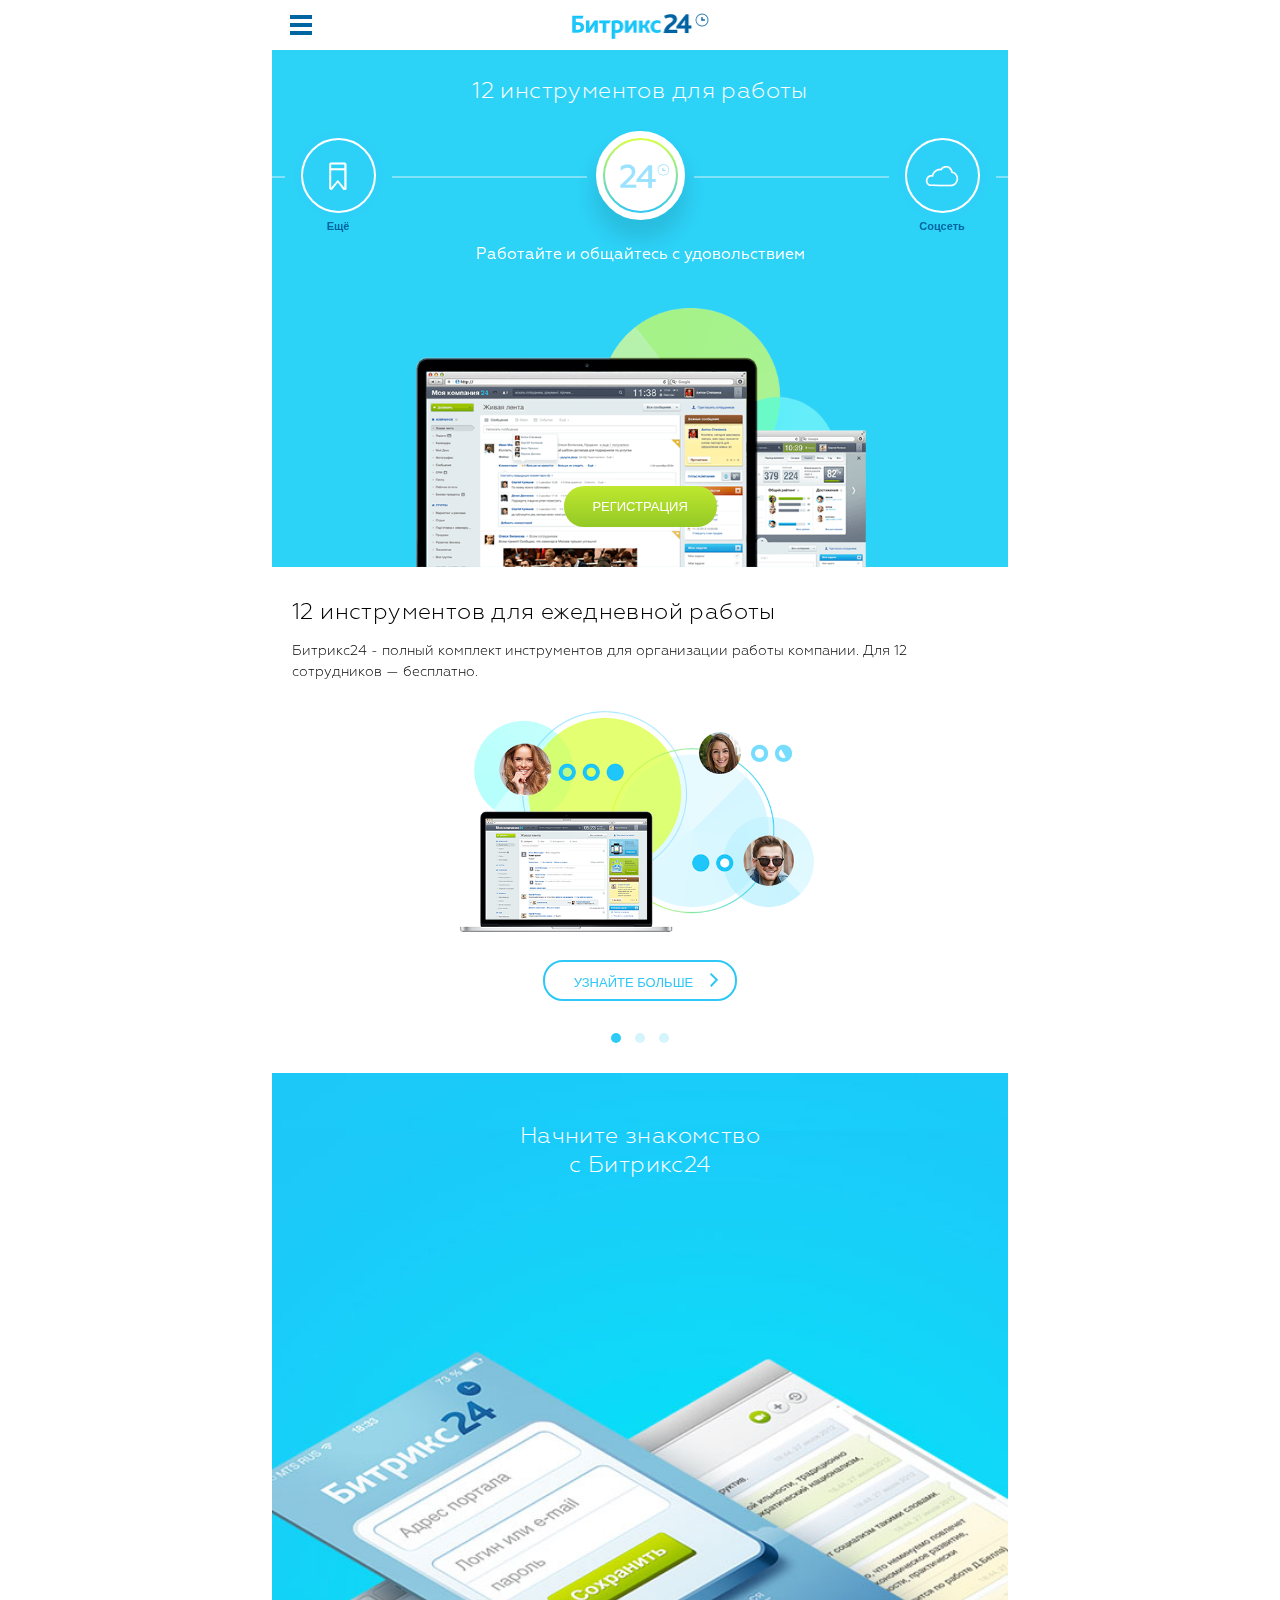
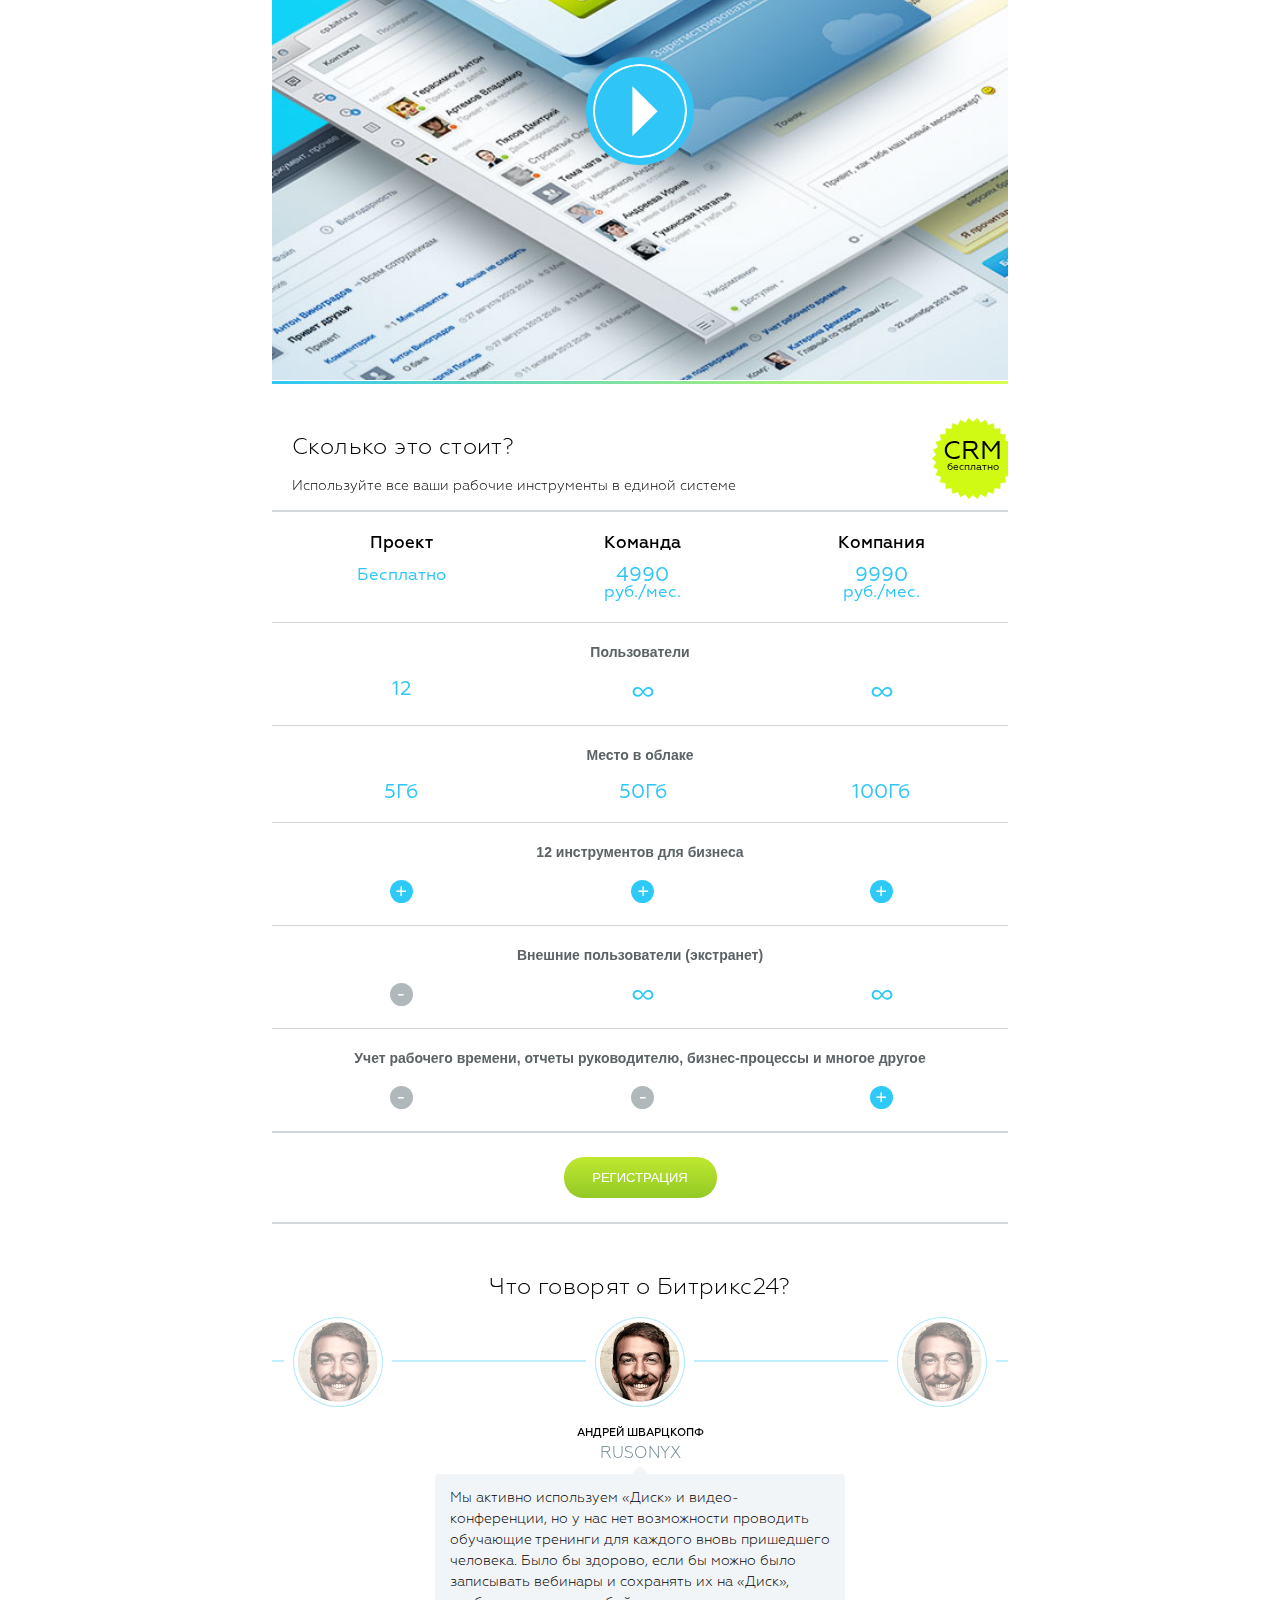
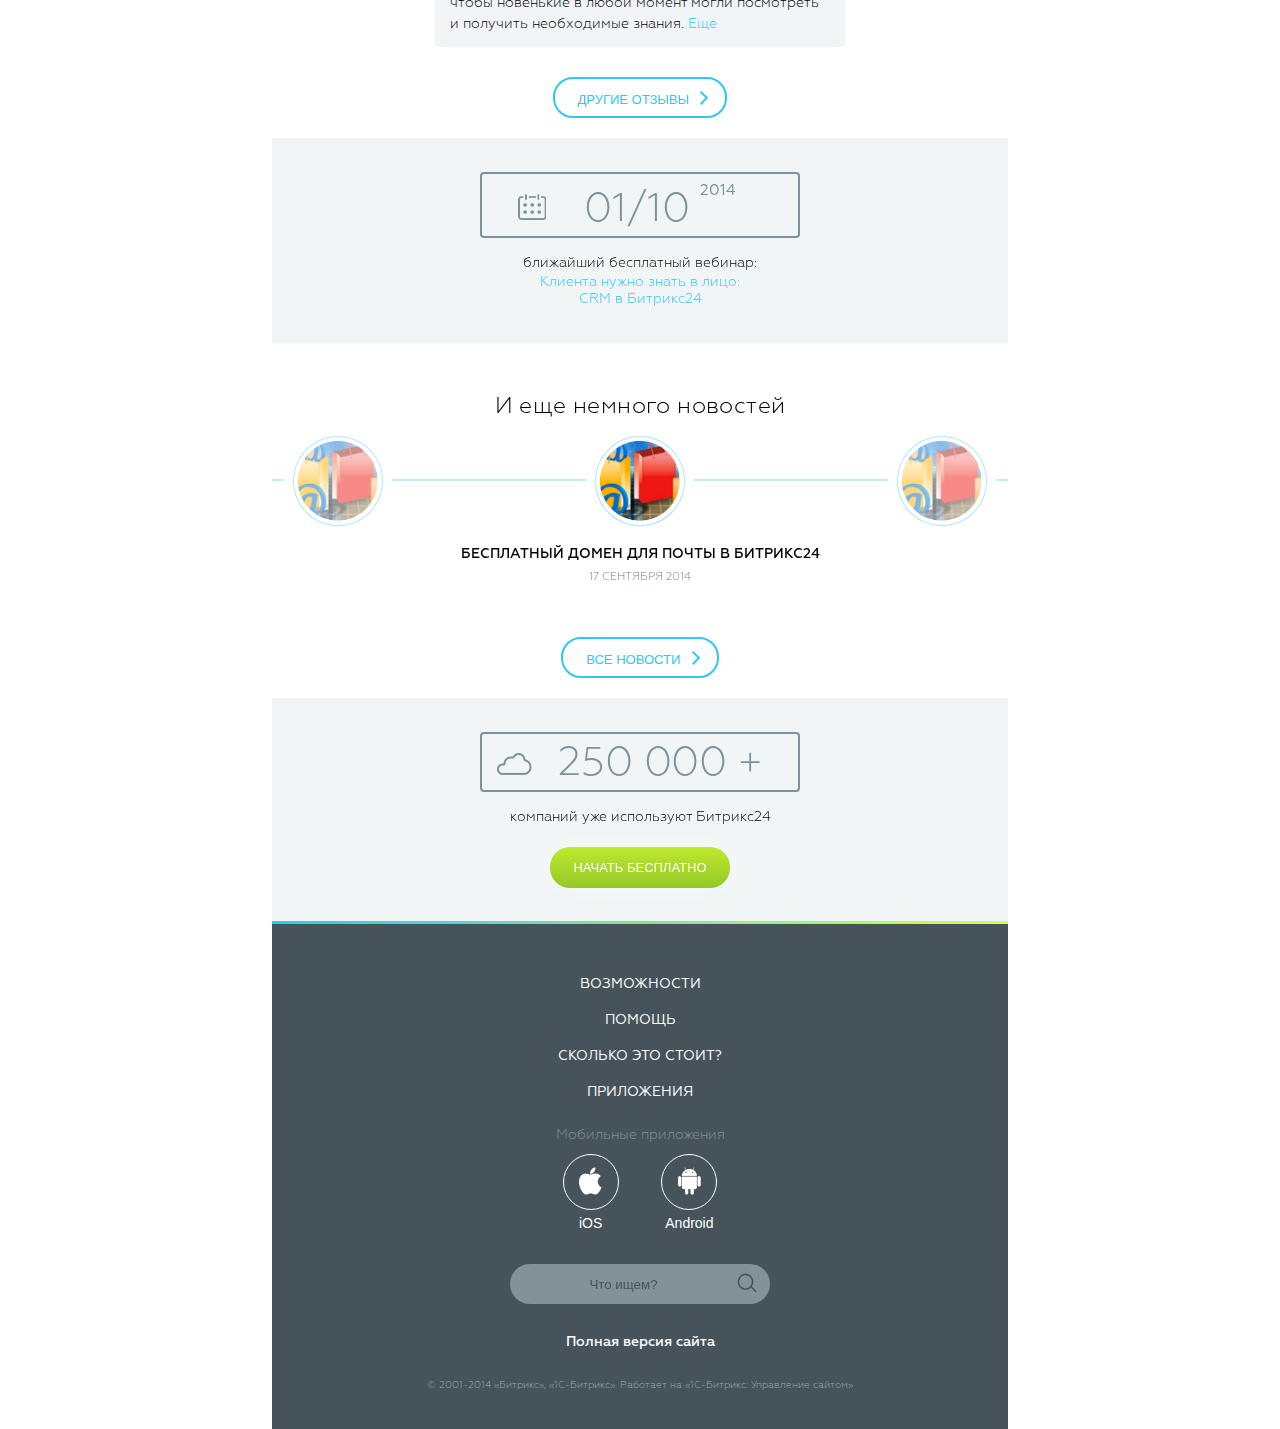
<file: index.html>
<!DOCTYPE HTML PUBLIC "-//W3C//DTD XHTML 1.0 Strict//EN" "http://www.w3.org/TR/xhtml1/DTD/xhtml1-strict.dtd">
<html xmlns="http://www.w3.org/1999/xhtml">
<head>
<meta http-equiv="Content-Type" content="text/html" charset="UTF-8">
<meta name="viewport" content="width=device-width, initial-scale=1.0, maximum-scale=3.0, user-scalable=no">

<title>Битрикс 24</title>

<link rel="stylesheet" type="text/css" href="css/b24.mobile.css" media="all">

<script type="text/javascript" src="js/lib/modernizr.js"></script>

<script type="text/javascript" src="js/lib/jquery-1.11.0.min.js"></script>

<script type="text/javascript" src="js/lib/jquery-custom-ui.min.js"></script>
<script type="text/javascript" src="js/lib/jquery.ui.touch-punch.min.js"></script>

<script type="text/javascript" src="js/lib/jquery.formstyler.js"></script>
<script type="text/javascript" src="js/lib/slick.min.js"></script>

<script type="text/javascript" src="js/b24.mobile.js"></script>
</head>
<body id="b24_main">
  <div id="menu">
    <div class="menu_cover">
      <ul>
        <li><a href="index.html">Что это?</a></li>
        <li><a href="features.html">Возможности</a></li>
        <li><a href="price.html">Цены</a></li>
        <li><a href="apps.html">Приложения</a></li>
        <li><a href="apps_open.html">Партнеры</a></li>
        <li><a href="#0">Поддержка</a></li>
      </ul>
      
      <a href="#0" class="btn blue">ВХОД</a>

      <div id="lang">
        <div class="drop_lang">
            <a href="#" class="ua">UCR</a>
            <a href="#" class="en">ENG</a>
            <a href="#" class="de">DEU</a>
        </div>
        <b class="selected ru">RUS</b>
      </div>
    </div>  
  </div>

  <div class="wrap">
    <div id="header" >
      <div class="header_cover">
        <b class="menu_link closed"><span></span></b>
        <div class="logo"><a href="#0"><img src="img/logo.png" alt="" /></a></div>
      </div>
    </div>

    <ul id="cover" class="content">
      <li id="row_1" class="bg_c_1">
        <div class="limiter">
          <h2><nobr>12 инструментов</nobr> <nobr>для работы</nobr></h2>
        </div>

        <div class="slider_cover">
          <div class="slider">
            <div class="n1">
              <div class="round_nav">
                <b><i class="r_i"><em class="icomoon">0</em></i>
                <span>B24</span></b>
              </div>
              <div  class="screen"class="screen">
                <div class="screen_text">
                  <p><nobr>Работайте и общайтесь</nobr> <nobr>с удовольствием</nobr></p>
                </div>
                <a href="#0" class="btn green">РЕГИСТРАЦИЯ</a>
                <img src="pic/pic_11.png" alt="" />
              </div>
            </div>
            <div class="n2">
              <div class="round_nav">
                <b><i class="r_i"><em class="icomoon">1</em></i>
                <span>Соцсеть</span></b>
              </div>
              <div class="screen">
                <div class="screen_text">
                  <h4>Соцсеть компании</h4>
                  <p><nobr>Обсуждайте и принимайте решения.</nobr> <nobr>Быстро и легко</nobr></p>
                </div>
            
                <a href="#0" class="btn green">РЕГИСТРАЦИЯ</a>
                <img src="pic/pic_18.png" alt="" />
              </div>                            
            </div>
            <div class="n3">
              <div class="round_nav">
                <b><i class="r_i"><em class="icomoon">*</em></i>
                <span>Задачи и проекты</span></b>
              </div> 
              <div class="screen">
                <div class="screen_text">
                  <h4>Задачи и проекты</h4>
                  <p>Следите за сроками, делегируйте,<br/> 
                  контролируйте выполнение</p>
                </div>
                <a href="#0" class="btn green">РЕГИСТРАЦИЯ</a>
                <img src="pic/pic_13.png" alt="" />
              </div>                           
            </div>
            <div class="n4">
              <div class="round_nav">
                <b><i class="r_i"><em class="icomoon">+</em></i>
                <span>Чат и видео звонки</span></b>
              </div>
              <div class="screen">
                <div class="screen_text">
                  <h4>Чат и видеозвонки</h4>
                  <p>Общайтесь мгновенно.<br/> 
                  С любого устройства</p>
                </div>
                <a href="#0" class="btn green">РЕГИСТРАЦИЯ</a>
                <img src="pic/pic_14.png" alt="" />
              </div>              
            </div>
            <div class="n5">
              <div class="round_nav">
                <b><i class="r_i"><em class="icomoon">(</em></i>
                <span>Документы</span></b>
              </div>
              <div class="screen">
                <div class="screen_text">
                  <h4>Документы  онлайн</h4>
                  <p>Работайте с документами в Google Docs,<br/> 
                  MS Office Online и на компьютере</p>
                </div>
                <a href="#0" class="btn green">РЕГИСТРАЦИЯ</a>
                <img src="pic/pic_15.png" alt="" />
              </div>              
            </div>
            <div class="n6">
              <div class="round_nav">
                <b><i class="r_i"><em class="icomoon">)</em></i>
                <span>Диск</span></b>
              </div>
              <div class="screen">
                <div class="screen_text">
                  <h4>Битрикс24.Диск</h4>
                  <p>Совместная работа с файлами:<br/> 
                  храните, обменивайтесь, редактируйте</p>
                </div>
                <a href="#0" class="btn green">РЕГИСТРАЦИЯ</a>
                <img src="pic/pic_16.png" alt="" />
              </div>              
            </div>
            <div class="n7">
              <div class="round_nav">
                <b><i class="r_i"><em class="icomoon">,</em></i>
                <span>Календари</span></b>
              </div>
              <div class="screen">
                <div class="screen_text">
                  <h4>Календари</h4>
                  <p>Планируйте встречи и собрания<br/> 
                  с коллегами</p>
                </div>
                <a href="#0" class="btn green">РЕГИСТРАЦИЯ</a>
                <img src="pic/pic_17.png" alt="" />
              </div>            
            </div>
            <div class="n8">
              <div class="round_nav">
                <b><i class="r_i"><em class="icomoon">-</em></i>
                <span>Почта</span></b>
              </div>
              <div class="screen">
                <div class="screen_text">
                  <h4>Почтовый сервер компании</h4>
                  <p>Неограниченный объем места  для<br/> 
                  электронной почты, антивирус, антиспам</p>
                </div>
                <a href="#0" class="btn green">РЕГИСТРАЦИЯ</a>
                <img src="pic/pic_18.png" alt="" />
              </div>              
            </div>
            <div class="n9">
              <div class="round_nav">
                <b><i class="r_i"><em class="icomoon">2</em></i>
                <span>CRM</span></b>
              </div>
              <div class="screen">
                <div class="screen_text">
                  <h4>CRM</h4>
                  <p>Повышайте продажи. Работайте<br/> 
                  с клиентами в CRM</p>
                </div>
                <a href="#0" class="btn green">РЕГИСТРАЦИЯ</a>
                <img src="pic/pic_19.png" alt="" />
              </div>            
            </div>
            <div class="n10">
              <div class="round_nav">
                <b><i class="r_i"><em class="icomoon">4</em></i>
                <span>Телефония</span></b>
              </div>
              <div class="screen">
                <div class="screen_text">
                  <h4>Телефония</h4>
                  <p>Выгодные звонки на стационарные<br/> 
                  и мобильные телефоны</p>
                </div>
                <a href="#0" class="btn green">РЕГИСТРАЦИЯ</a>
                <img src="pic/pic_20.png" alt="" />
              </div>              
            </div>
            <div class="n11">
              <div class="round_nav">
                <b><i class="r_i"><em class="icomoon">.</em></i>
                <span>HR</span></b>
              </div>
              <div class="screen">
                <div class="screen_text">
                  <h4>HR: Управление персоналом</h4>
                  <p>Прозрачная структура компании<br/>
                  для руководителей и сотрудников</p>
                </div>
                <a href="#0" class="btn green">РЕГИСТРАЦИЯ</a>
                <img src="pic/pic_21.png" alt="" />
              </div>              
            </div>
            <div class="n12">
              <div class="round_nav">
                <b><i class="r_i"><em class="icomoon">3</em></i>
                <span>Мобильность</span></b>
              </div>
              <div class="screen">
                <div class="screen_text">
                  <h4>Мобильность</h4>
                  <p>Бесплатные мобильные приложения<br/> 
                  для каждого сотрудника</p>
                </div>
                <a href="#0" class="btn green">РЕГИСТРАЦИЯ</a>
                <img src="pic/pic_22.png" alt="" />
              </div>              
            </div>
            <div class="n13">
              <div class="round_nav">
                <b><i class="r_i"><em class="icomoon">/</em></i>
                <span>Ещё</span></b>
              </div>
              <div class="screen">
                <div class="screen_text">
                  <p>Учет рабочего времени, отчеты о работе,<br/> 
                  Битрикс24.Network, пульс компании,<br/> 
                  бизнес-процессы и многое другое</p>
                </div>
                <a href="#0" class="btn green">РЕГИСТРАЦИЯ</a>
                <img src="pic/pic_11.png" alt="" />
              </div>              
            </div>                                                                                                               
          </div>                                                
        <div/>
      </li>
      <li id="row_2">
        <div class="slider">
          <div class="n1">
            <div class="limiter">
              <h2>12 инструментов
              для ежедневной 
              работы</h2>
              <p>Битрикс24 - полный комплект 
              инструментов для организации 
              работы компании. Для 12 сотрудников — 
              бесплатно.</p>
            </div>
            <div class="collage"><img src="img/screen_1.png" alt="" /></div>
            <a href="#0" class="btn blue_border arrow">УЗНАЙТЕ БОЛЬШЕ</a>
          </div>
          <div class="n3">
            <div class="limiter">
              <h2>Битрикс24 в коробке</h2>
              <p>Вы можете работать с сервисом 
              в облаке или установить коробочную 
              версию на ваш сервер, чтобы 
              индивидуально настроить 
              бизнес-логику, интерфейс, 
              интегрировать с «1С:ЗУП».</p>
            </div>
            <div class="collage"><img src="pic/pic_10.png" alt="" /></div>
            <a href="#0" class="btn blue_border arrow">УЗНАЙТЕ БОЛЬШЕ</a>
          </div> 
          <div class="n3">
            <div class="limiter">
              <h2>Приложения 
              для Битрикс24</h2>
              <p>Часто возникает много разных 
              бизнес-задач, которые не решаются 
              стандартными средствами облачного 
              сервиса. Помогут приложения!</p>
            </div>
            <div class="collage"><img src="pic/pic_08.png" alt="" /></div>
            <a href="#0" class="btn blue_border arrow">УЗНАЙТЕ БОЛЬШЕ</a>
          </div>                                                 
        </div>                    
      </li>
      <li id="row_3">
        <a class="load_video" href="#0"><img class="video_bg-pic" src="img/screen_video_1.jpg" alt=""><h2>Начните знакомство<br/>с Битрикс24</h2><span class="video_play-pic"><span class="icomoon">&amp;</span></span><hr class="rainbow"></a> 
      </li>
      <li id="row_4">
        <div class="star"><span class="star_wrap"><big>CRM</big><small>бесплатно</small></span></div>
        <div class="limiter">
          <h2>Сколько это стоит?</h2>
          <p>Используйте все ваши рабочие 
          инструменты в единой системе</p>
        </div>
        
        <table class="price">
          <tr>
            <th><p>Проект</p></th>
            <th><p>Команда</p></th>
            <th><p>Компания</p></th>
          </tr>
          <tr>
            <td><small>Бесплатно</small></td>
            <td>4990<small>руб./мес.</small></td>
            <td>9990<small>руб./мес.</small></td>
          </tr>
          <tr>
            <th colspan="3">Пользователи</th>
          </tr>
          <tr>
            <td>12</td>
            <td><span class="ico infinity">&infin;</span></td>
            <td><span class="ico infinity">&infin;</span></td>
          </tr>
          <tr>
            <th colspan="3">Место в облаке</th>
          </tr>
          <tr>
            <td>5Гб</td>
            <td>50Гб</td>
            <td>100Гб</td>
          </tr>
          <tr>
            <th colspan="3">12 инструментов для бизнеса</th>
          </tr>
          <tr>
            <td><span class="ico active">+</span></td>
            <td><span class="ico active">+</span></td>
            <td><span class="ico active">+</span></td>
          </tr>
          <tr>
            <th colspan="3">Внешние пользователи (экстранет)</th>
          </tr>
          <tr>
            <td><span class="ico disabled">-</span></td>
            <td><span class="ico infinity">&infin;</span></td>
            <td><span class="ico infinity">&infin;</span></td>
          </tr>
          <tr>
            <th colspan="3"><nobr>Учет рабочего времени, отчеты </nobr>
            <nobr>руководителю, бизнес-процессы </nobr>
            <nobr>и многое другое</nobr></th>
          </tr>
          <tr>
            <td><span class="ico disabled">-</span></td>
            <td><span class="ico disabled">-</span></td>
            <td><span class="ico active">+</span></td>
          </tr>
        </table>

        <div class="btn_block">
          <a href="#0" class="btn green">РЕГИСТРАЦИЯ</a>
        </div>

      </li>
      <li id="row_5">
        <div class="limiter">
          <h2><nobr>Что говорят </nobr>
          <nobr>о Битрикс24?</nobr></h2>
        </div>

        <div class="slider">
          <div class="n1 active">
            <div class="round_nav">
              <b><span style="background-image: url('img/photo_1.png');"></span></b>
            </div>
            <div class="screen">
              <p class="name">Андрей Шварцкопф</p>
              <p class="company">RUSONYX</p>
              <div class="text">
                <p>Мы активно используем «Диск» и видео-конференции, но у нас нет возможности проводить обучающие тренинги для каждого вновь пришедшего человека. Было бы здорово, если бы можно было записывать вебинары и сохранять их на «Диск», чтобы новенькие в любой момент могли посмотреть и получить необходимые знания. <a href="#0">Еще</a></p>
              </div>
            </div>
          </div>
          <div class="n2">
            <div class="round_nav">
              <b><span style="background-image: url('img/photo_1.png');"></span></b>
            </div>
            <div class="screen">
              <p class="name">Андрей Шварцкопф</p>
              <p class="company">RUSONYX</p>
              <div class="text">
                <p>Мы активно используем «Диск» и видео-конференции, но у нас нет возможности проводить обучающие тренинги для каждого вновь пришедшего человека. Было бы здорово, если бы можно было записывать вебинары и сохранять их на «Диск», чтобы новенькие в любой момент могли посмотреть и получить необходимые знания. <a href="#0">Еще</a></p>
              </div>
            </div>
          </div>
          <div class="n3">
            <div class="round_nav">
              <b><span style="background-image: url('img/photo_1.png');"></span></b>
            </div>
            <div class="screen">
              <p class="name">Андрей Шварцкопф</p>
              <p class="company">RUSONYX</p>
              <div class="text">
                <p>Мы активно используем «Диск» и видео-конференции, но у нас нет возможности проводить обучающие тренинги для каждого вновь пришедшего человека. Было бы здорово, если бы можно было записывать вебинары и сохранять их на «Диск», чтобы новенькие в любой момент могли посмотреть и получить необходимые знания. <a href="#0">Еще</a></p>
              </div>
            </div>
          </div>                                         
        </div>            

        <a href="#0" class="btn blue_border arrow">ДРУГИЕ ОТЗЫВЫ</a>  
      </li>
      <li id="row_6" class="bg_c_2 counter-wrap">
        <div class="limiter">
          <div class="counter calendar">
            <div class="number calendar">01/10 <sup>2014</sup></div>
          </div>
          <p>ближайший бесплатный вебинар:</p>
          <a href="#0" class="name"><nobr>Клиента нужно знать в лицо: </nobr>
          <nobr>CRM в Битрикс24</nobr></a>
        </div>
      </li>
      <li id="row_7">
        <h2><nobr>И еще немного </nobr>
        <nobr>новостей</nobr></h2>
      
        <div class="slider">
          <div class="n1">              
            <div class="round_nav">
              <b><span style="background-image: url('img/img_1.png');"></span></b>
            </div>
            <div class="screen">
              <p class="heading"><nobr>БЕСПЛАТНЫЙ ДОМЕН</nobr> <nobr>ДЛЯ ПОЧТЫ В БИТРИКС24</nobr></p>
              <p class="date">17 Сентября 2014</p>
            </div>  
          </div>
          <div class="n2">
            <div class="round_nav">
              <b><span style="background-image: url('img/img_1.png');"></span></b>
            </div>
            <div class="screen">
              <p class="heading"><nobr>Единый вход</nobr> <nobr>в Битрикс24 -</nobr> <nobr>один E-mail,</nobr> <nobr>один пароль!</nobr></p>
              <p class="date">17 Сентября 2014</p>
            </div>
          </div>
          <div class="n3">
            <div class="round_nav">
              <b><span style="background-image: url('img/img_1.png');"></span></b>
            </div>
            <div class="screen">
              <p class="heading">Единый вход в Битрикс24 - один E-mail, один пароль!</p>
              <p class="date">17 Сентября 2014</p>
            </div>
          </div>                                         
        </div>            

        <a href="#0" class="n-prev"></a>
        <a href="#0" class="n-next"></a>  

        <a href="#0" class="btn blue_border arrow">ВСЕ НОВОСТИ</a> 
      </li>       
      <li id="row_8" class="bg_c_2 counter-wrap">
        <div class="limiter">
          <div class="counter companies">
            <div class="number">250 000 +</div>
          </div>
          <p>компаний уже используют Битрикс24</p>
          
          <a href="#0" class="btn green">НАЧАТЬ БЕСПЛАТНО</a>
        </div>

        <hr class="rainbow"/> 
      </li>      
    </ul><!-- content -->

    <div id="footer">
      <ul class="nav">
        <li><a href="#0">возможности</a></li>
        <li><a href="#0">помощь</a></li>
        <li><a href="#0">сколько это стоит?</a></li>
        <li><a href="#0">приложения</a></li>
      </ul>
      <p class="mobile_title">Мобильные приложения</p>
      <div class="mobile_ico">
        <a href="#0"><span class="ico"><img src="img/ico_2.png" alt="" /></span><span class="sub_title">iOS</span></a><a href="#0"><span class="ico"><img src="img/ico_3.png" alt="" /></span><span class="sub_title">Android</span></a>
      </div>
      <form id="search" action="/search/">
        <fieldset class="search">
          <input type="search" name="q" class="search_field" value="Что ищем?" /><button class="search_btn icomoon">%</button>  
        </fieldset>
      </form>
      <h5><a href="#0">Полная версия сайта</a></h5>

      <div class="copyright">
        <p><nobr>&copy;&nbsp;2001-2014 &laquo;Битрикс&raquo;, &laquo;1С-Битрикс&raquo;.</nobr> <nobr> Работает на&nbsp;&laquo;1С-Битрикс: Управление сайтом&raquo;</nobr></p>
      </div>
    </div><!-- /#footer -->

  </div>
</body>
</html>
</file>
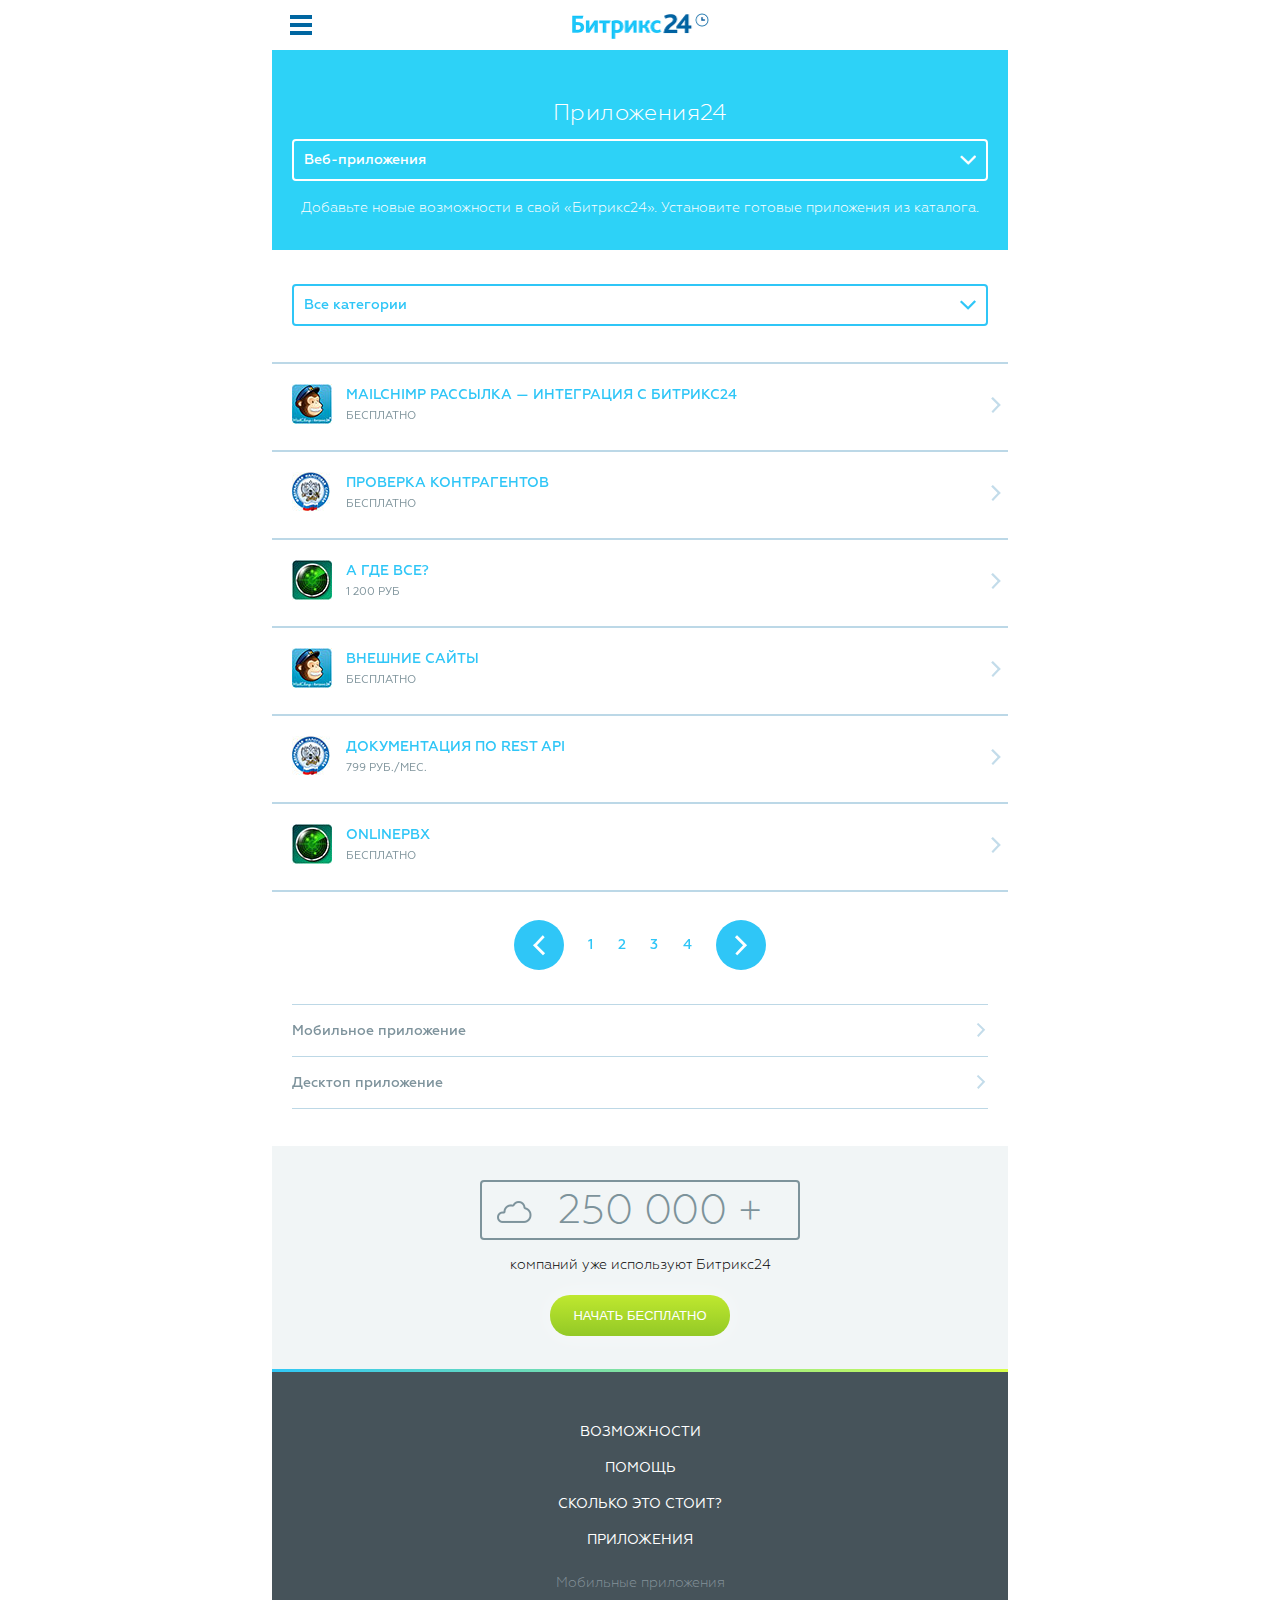
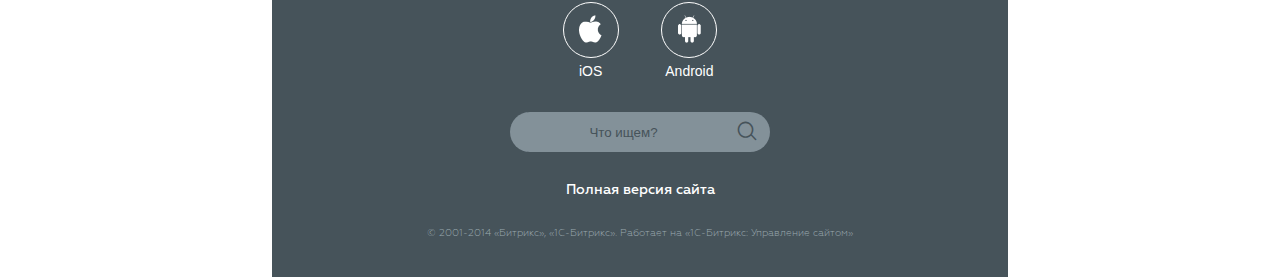
<file: apps.html>
<!DOCTYPE HTML PUBLIC "-//W3C//DTD XHTML 1.0 Strict//EN" "http://www.w3.org/TR/xhtml1/DTD/xhtml1-strict.dtd">
<html xmlns="http://www.w3.org/1999/xhtml">
<head>
<meta http-equiv="Content-Type" content="text/html" charset="UTF-8">
<title>Битрикс 24</title>

<meta name="viewport" content="width=device-width, initial-scale=1.0, maximum-scale=3.0, user-scalable=no">

<link rel="stylesheet" type="text/css" href="css/b24.mobile.css" media="all">
<script type="text/javascript" src="js/lib/jquery-1.11.0.min.js"></script>
<script type="text/javascript" src="js/lib/jquery-custom-ui.min.js"></script>
<script type="text/javascript" src="js/lib/jquery.ui.touch-punch.min.js"></script>
<script type="text/javascript" src="js/lib/jquery.formstyler.js"></script>
<script type="text/javascript" src="js/lib/slick.min.js"></script>
<script type="text/javascript" src="js/b24.mobile.js"></script>
</head>
<body id="b24_apps">
  <div id="menu">
    <div class="menu_cover">
      <ul>
        <li><a href="index.html">Что это?</a></li>
        <li><a href="features.html">Возможности</a></li>
        <li><a href="price.html">Цены</a></li>
        <li><a href="apps.html">Приложения</a></li>
        <li><a href="apps_open.html">Партнеры</a></li>
        <li><a href="#0">Поддержка</a></li>
      </ul>
      
      <a href="#" class="btn blue">ВХОД</a>

      <div id="lang">
        <div class="drop_lang">
            <a href="#" class="ua">UCR</a>
            <a href="#" class="en">ENG</a>
            <a href="#" class="de">DEU</a>
        </div>
        <b class="selected ru">RUS</b>
      </div>
    </div>  
  </div>

  <div class="wrap">
    <div id="header" >
      <div class="header_cover">
        <b class="menu_link closed"><span></span></b>
        <div class="logo"><a href="#0"><img src="img/logo.png" alt="" /></a></div>
      </div>
    </div>

    <ul id="cover" class="content">
      <li id="row_1" class="bg_c_1">
        <div class="limiter">
          <h2>Приложения24</h2>
          <form>
            <select name="category">
              <option value="web" selected="">Веб-приложения</option>
              <option value="mobile">Мобильное приложение</option>
              <option value="desctop">Десктоп-приложение</option>
            </select>
          </form>
          
          <p><nobr>Добавьте новые возможности в свой</nobr> <nobr>«Битрикс24». Установите готовые</nobr> <nobr> приложения из каталога.</nobr></p>
        </div>
      </li>
      <li id="row_2">

        <div class="limiter">
          <form>
            <select name="category">
              <option value="all" selected="">Все категории</option>
              <option value="voip">IP-телефония</option>
              <option value="documents">Документы, бизнес-процессы</option>
              <option value="personnel">Сотрудники</option>
              <option value="newsletters">Рассылки</option>
              <option value="export">Импорт, экспорт данных</option>
              <option value="other">Другое</option>
            </select>
          </form>
        </div>

        <ul class="soft_list">
          <li>
            <a href="#0" class="limiter">
              <i class="img"><img src="pic/pic_04.jpg" alt="" /></i>
              <div class="soft_list-cont">
                <span class="title"><nobr>MailChimp рассылка —</nobr> <nobr>интеграция с Битрикс24</nobr></span>
                <span class="price">Бесплатно</span>
              </div>
            </a>
          </li>
          <li>
            <a href="#0" class="limiter">
              <i class="img"><img src="pic/pic_05.jpg" alt="" /></i>
              <div class="soft_list-cont">
                <span class="title">Проверка контрагентов</span>
                <span class="price">Бесплатно</span>
              </div>
            </a>
          </li>
          <li>
            <a href="#0" class="limiter">
              <i class="img"><img src="pic/pic_06.jpg" alt="" /></i>
              <div class="soft_list-cont">
                <span class="title">А где все?</span>
                <span class="price">1 200 руб</span>
              </div>
            </a>
          </li>
          <li>
            <a href="#0" class="limiter">
              <i class="img"><img src="pic/pic_04.jpg" alt="" /></i>
              <div class="soft_list-cont">
                <span class="title">Внешние сайты</span>
                <span class="price">Бесплатно</span>
              </div>
            </a>
          </li>
          <li>
            <a href="#0" class="limiter">
              <i class="img"><img src="pic/pic_05.jpg" alt="" /></i>
              <div class="soft_list-cont">
                <span class="title"><nobr>ДОКУМЕНТАЦИЯ</nobr>  <nobr>ПО REST API</nobr></span>
                <span class="price">799 руб./Мес.</span>
              </div>
            </a>
          </li>
          <li>
            <a href="#0" class="limiter">
              <i class="img"><img src="pic/pic_06.jpg" alt="" /></i>
              <div class="soft_list-cont">
                <span class="title">ONLINEPBX</span>
                <span class="price">Бесплатно</span>
              </div>
            </a>
          </li>
        </ul>
        
        <div class="limiter">
          <ul class="paging clear">
            <li class="first"><a href="#0" class="icomoon">$</a></li>
            <li><a href="#0">1</a></li>
            <li><a href="#0">2</a></li>
            <li><a href="#0">3</a></li>
            <li><a href="#0">4</a></li>
            <li class="last"><a href="#0" class="icomoon">"</a></li>
          </ul>
        </div>
        
        <div class="limiter">
          <ul class="add_nav">
            <li><a href="#0">Мобильное приложение</a></li>
            <li><a href="#0">Десктоп приложение</a></li>
          </ul>
        </div>
        
      </li>      
      <li id="row_3" class="bg_c_2 counter-wrap">
        <div class="limiter">
          <div class="counter companies">
            <div class="number">250 000 +</div>
          </div>
          <p>компаний уже используют Битрикс24</p>
          
          <a href="#0" class="btn green">НАЧАТЬ БЕСПЛАТНО</a>
        </div>

        <hr class="rainbow"/> 
      </li>      
    </ul><!-- /content -->

    <div id="footer">
      <ul class="nav">
        <li><a href="#0">возможности</a></li>
        <li><a href="#0">помощь</a></li>
        <li><a href="#0">сколько это стоит?</a></li>
        <li><a href="#0">приложения</a></li>
      </ul>
      <p class="mobile_title">Мобильные приложения</p>
      <div class="mobile_ico">
        <a href="#0"><span class="ico"><img src="img/ico_2.png" alt="" /></span><span class="sub_title">iOS</span></a><a href="#0"><span class="ico"><img src="img/ico_3.png" alt="" /></span><span class="sub_title">Android</span></a>
      </div>
      <form id="search" action="/search/">
        <fieldset class="search">
          <input type="search" name="q" class="search_field" value="Что ищем?" /><button class="search_btn icomoon">%</button>  
        </fieldset>
      </form>
      <h5><a href="#0">Полная версия сайта</a></h5>

      <div class="copyright">
        <p><nobr>&copy;&nbsp;2001-2014 &laquo;Битрикс&raquo;, &laquo;1С-Битрикс&raquo;.</nobr> <nobr> Работает на&nbsp;&laquo;1С-Битрикс: Управление сайтом&raquo;</nobr></p>
      </div>
    </div><!-- /#footer -->

  </div>
</body>
</html>
</file>
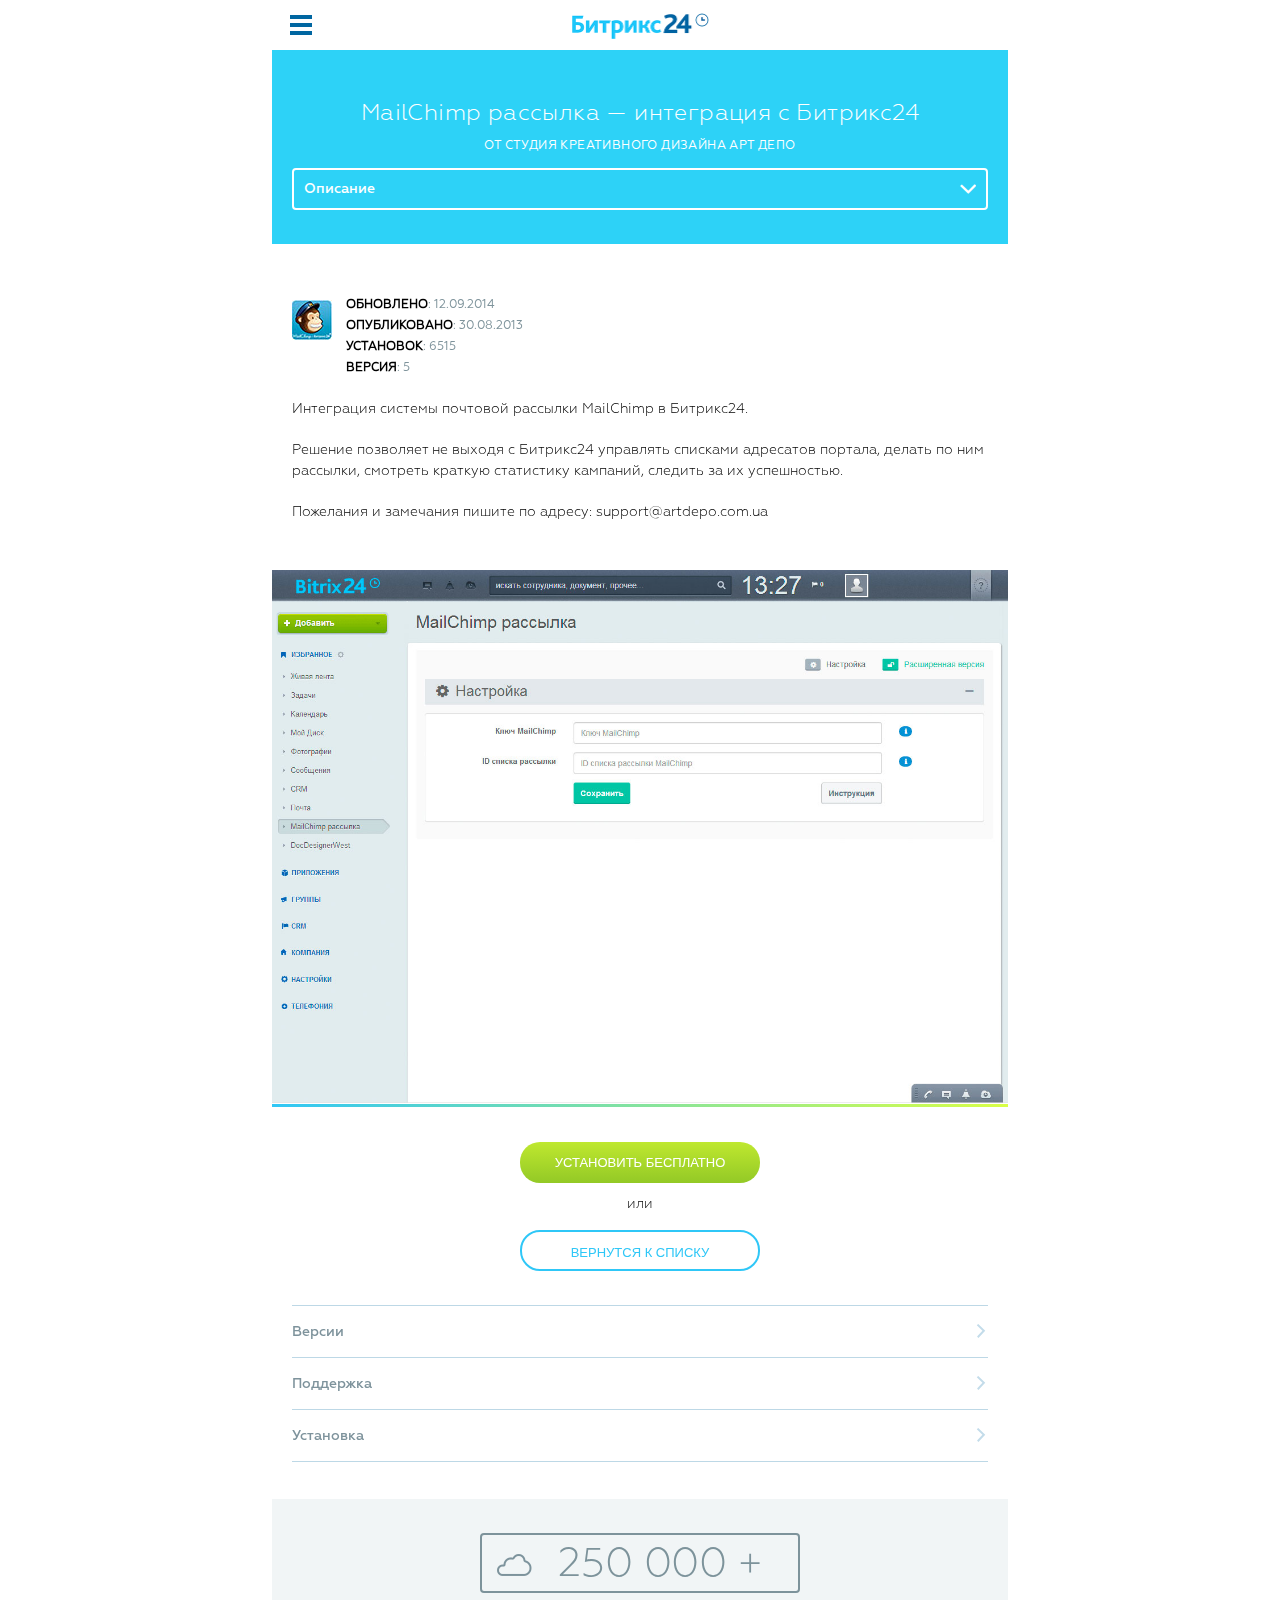
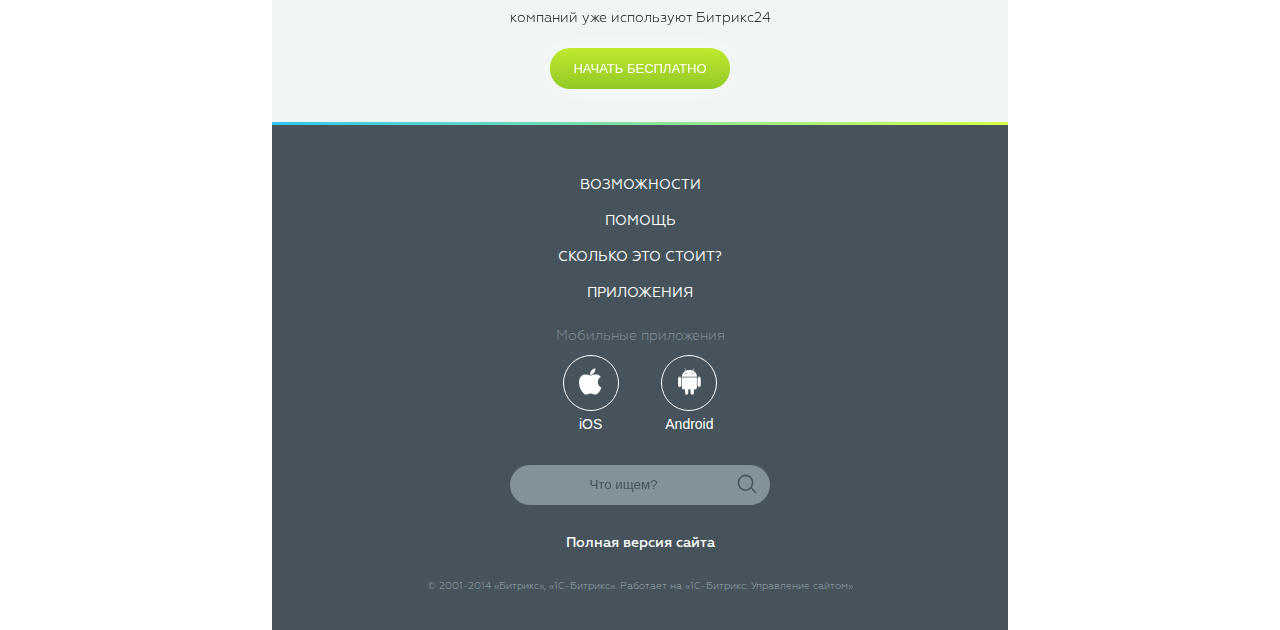
<file: apps_open.html>
<!DOCTYPE HTML PUBLIC "-//W3C//DTD XHTML 1.0 Strict//EN" "http://www.w3.org/TR/xhtml1/DTD/xhtml1-strict.dtd">
<html xmlns="http://www.w3.org/1999/xhtml">
<head>
<meta http-equiv="Content-Type" content="text/html" charset="UTF-8">
<title>Битрикс 24</title>

<meta name="viewport" content="width=device-width, initial-scale=1.0, maximum-scale=3.0, user-scalable=no">

<link rel="stylesheet" type="text/css" href="css/b24.mobile.css" media="all">
<script type="text/javascript" src="js/lib/jquery-1.11.0.min.js"></script>
<script type="text/javascript" src="js/lib/jquery-custom-ui.min.js"></script>
<script type="text/javascript" src="js/lib/jquery.ui.touch-punch.min.js"></script>
<script type="text/javascript" src="js/lib/jquery.formstyler.js"></script>
<script type="text/javascript" src="js/lib/slick.min.js"></script>
<script type="text/javascript" src="js/b24.mobile.js"></script>
</head>
<body id="b24_apps_open">
  <div id="menu">
    <div class="menu_cover">
      <ul>
        <li><a href="index.html">Что это?</a></li>
        <li><a href="features.html">Возможности</a></li>
        <li><a href="price.html">Цены</a></li>
        <li><a href="apps.html">Приложения</a></li>
        <li><a href="apps_open.html">Партнеры</a></li>
        <li><a href="#0">Поддержка</a></li>
      </ul>
      
      <a href="#" class="btn blue">ВХОД</a>

      <div id="lang">
        <div class="drop_lang">
            <a href="#" class="ua">UCR</a>
            <a href="#" class="en">ENG</a>
            <a href="#" class="de">DEU</a>
        </div>
        <b class="selected ru">RUS</b>
      </div>
    </div>  
  </div>

  <div class="wrap">
    <div id="header" >
      <div class="header_cover">
        <b class="menu_link closed"><span></span></b>
        <div class="logo"><a href="#0"><img src="img/logo.png" alt="" /></a></div>
      </div>
    </div>

    <ul id="cover" class="content">
      <li id="row_1" class="bg_c_1">
        <div class="limiter">
          <h2><nobr>MailChimp рассылка —</nobr>
          <nobr>интеграция с Битрикс24</nobr>
          <small><nobr>ОТ СТУДИЯ КРЕАТИВНОГО </nobr>
          <nobr>ДИЗАЙНА АРТ ДЕПО</nobr></small></h2>
          
          <form>
            <select name="category">
              <option value="description" selected="">Описание</option>
              <option value="version">Версии</option>
              <option value="support">Поддержка</option>            
              <option value="install">Установка</option>
            </select>
          </form>
        </div><!-- limiter -->
      </li>
      <li id="row_2">
        <div class="limiter">
          <div class="item_block">
            <div class="left">
              <i class="icon"><img src="pic/pic_04.jpg" alt="" /></i>
            </div>
            <ul class="right data">
              <li><strong>Обновлено</strong>: 12.09.2014</li>
              <li><strong>Опубликовано</strong>: 30.08.2013</li>
              <li><strong>Установок</strong>: 6515</li>
              <li><strong>Версия</strong>: 5</li>
            </ul>  
          </div>
          
          <p>Интеграция системы почтовой рассылки MailChimp в Битрикс24.</p>
          <p>Решение позволяет не выходя с Битрикс24 управлять списками 
          адресатов портала, делать по ним рассылки, смотреть краткую статистику 
          кампаний, следить за их успешностью.</p>
          <p>Пожелания и замечания пишите по адресу: support@artdepo.com.ua</p>
        </div><!-- limiter -->
        
        <i class="screenshot"><img src="pic/pic_07.jpg" alt="" /><hr class="rainbow"/></i>
        
        <div class="limiter btn_block">
          <a href="#" class="btn green">Установить бесплатно</a>
          <p>или</p>
          <a href="#" class="btn blue_border">Вернутся к списку</a>
        </div>
        
        <div class="limiter">
          <ul class="add_nav">
            <li><a href="#">Версии</a></li>
            <li><a href="#">Поддержка</a></li>
            <li><a href="#">Установка</a></li>
          </ul>
        </div>
      </li>      
      <li id="row_3" class="bg_c_2 counter-wrap">
        <div class="limiter">
          <div class="counter companies">
            <div class="number">250 000 +</div>
          </div>
          <p>компаний уже используют Битрикс24</p>
          
          <a href="#0" class="btn green">НАЧАТЬ БЕСПЛАТНО</a>
        </div>

        <hr class="rainbow"/> 
      </li>      
    </ul><!-- /content -->

    <div id="footer">
      <ul class="nav">
        <li><a href="#0">возможности</a></li>
        <li><a href="#0">помощь</a></li>
        <li><a href="#0">сколько это стоит?</a></li>
        <li><a href="#0">приложения</a></li>
      </ul>
      <p class="mobile_title">Мобильные приложения</p>
      <div class="mobile_ico">
        <a href="#0"><span class="ico"><img src="img/ico_2.png" alt="" /></span><span class="sub_title">iOS</span></a><a href="#0"><span class="ico"><img src="img/ico_3.png" alt="" /></span><span class="sub_title">Android</span></a>
      </div>
      <form id="search" action="/search/">
        <fieldset class="search">
          <input type="search" name="q" class="search_field" value="Что ищем?" /><button class="search_btn icomoon">%</button>  
        </fieldset>
      </form>
      <h5><a href="#0">Полная версия сайта</a></h5>

      <div class="copyright">
        <p><nobr>&copy;&nbsp;2001-2014 &laquo;Битрикс&raquo;, &laquo;1С-Битрикс&raquo;.</nobr> <nobr> Работает на&nbsp;&laquo;1С-Битрикс: Управление сайтом&raquo;</nobr></p>
      </div>
    </div><!-- /#footer -->

  </div>
</body>
</html>
</file>
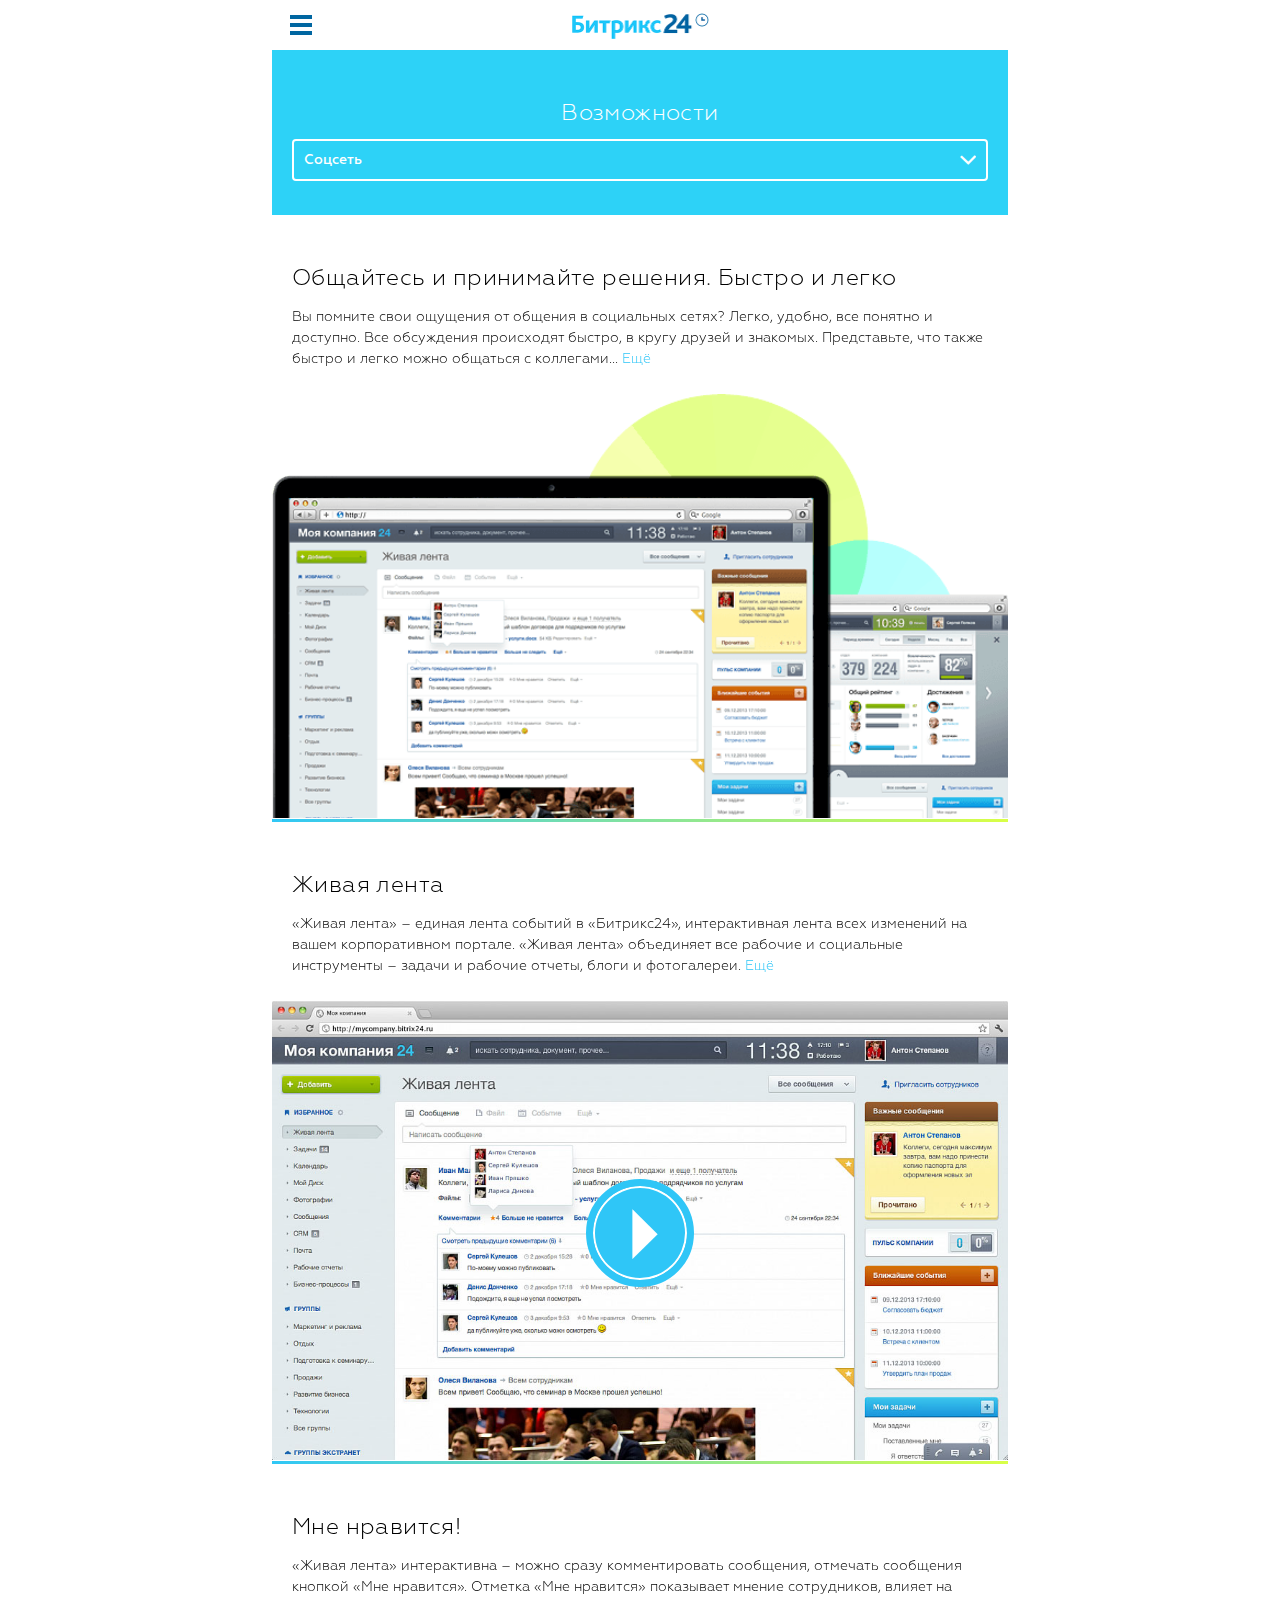
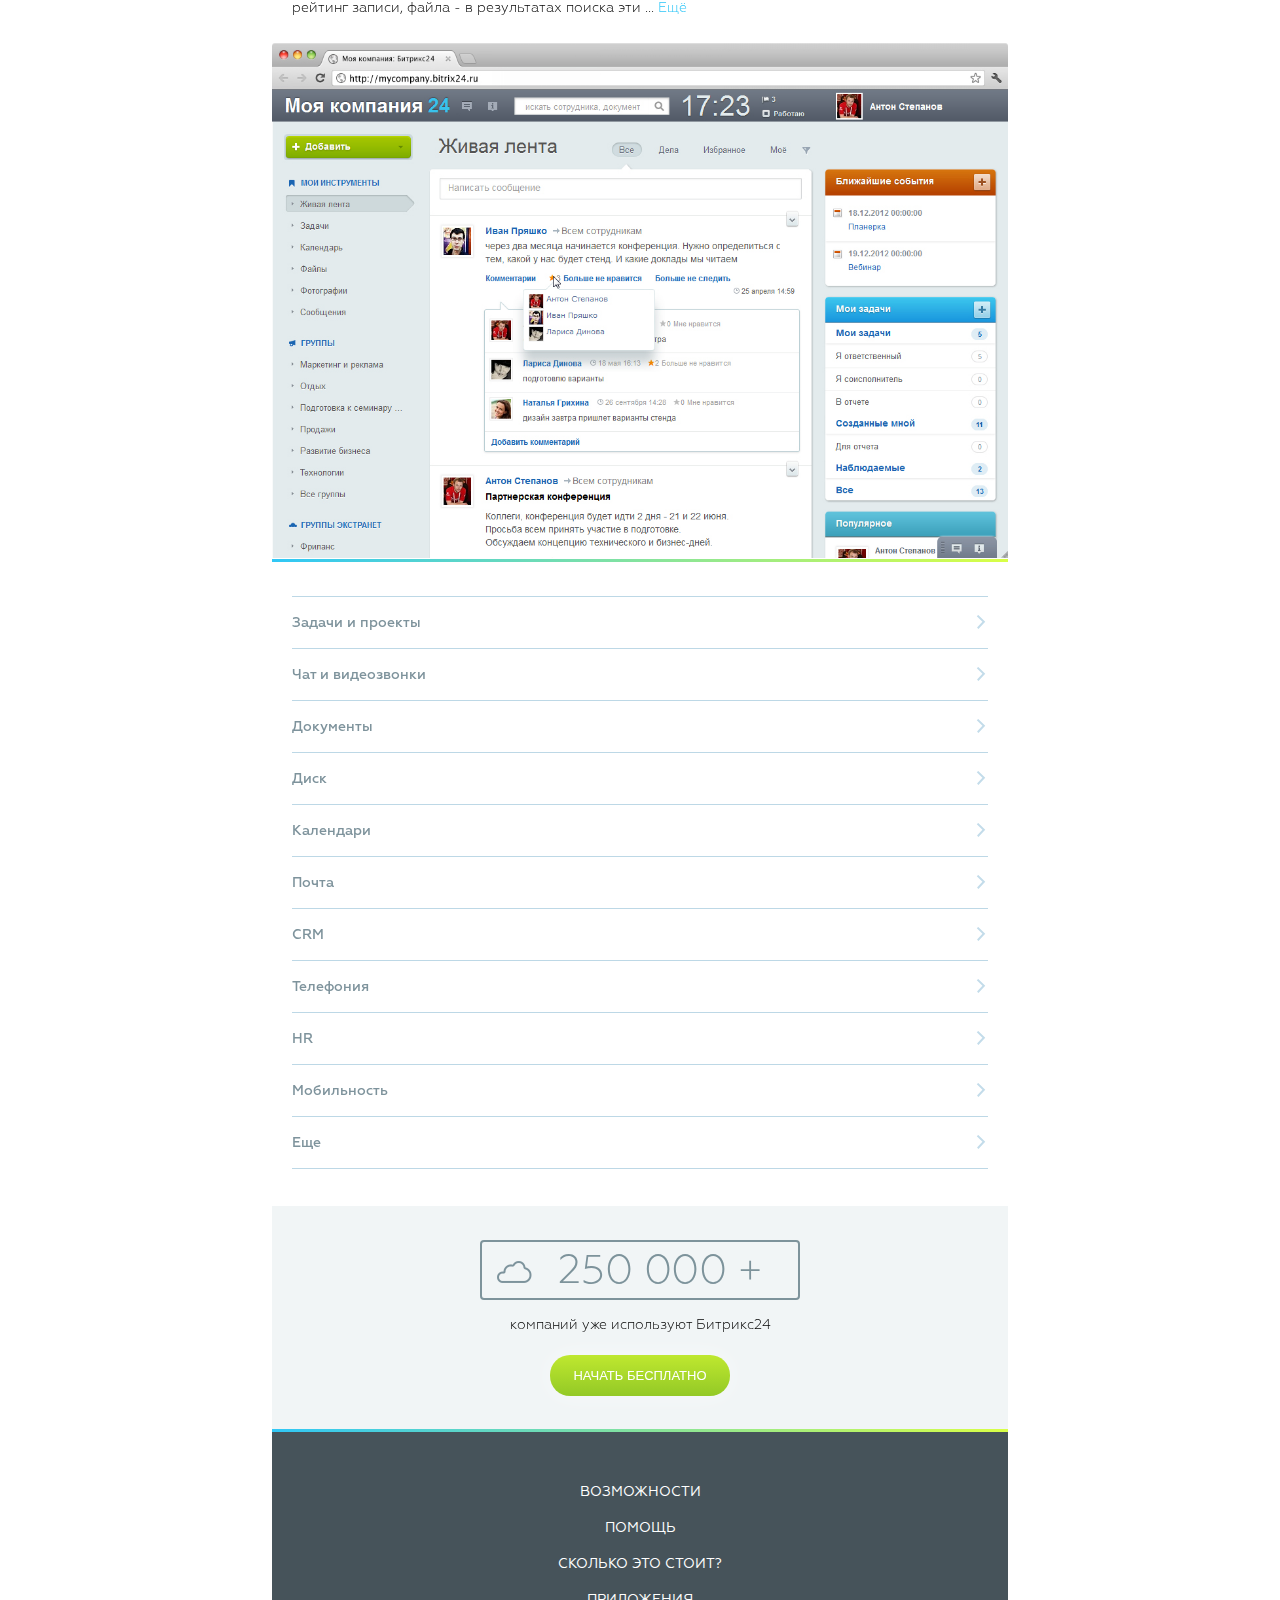
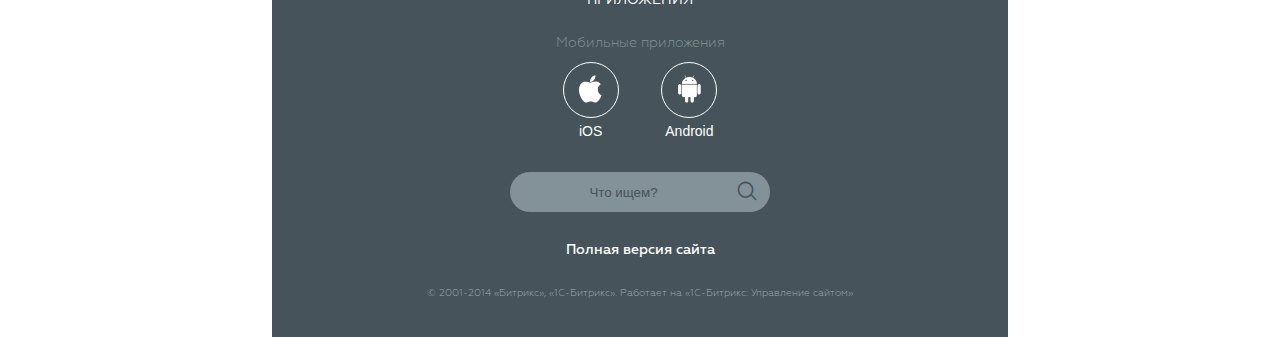
<file: features.html>
<!DOCTYPE HTML PUBLIC "-//W3C//DTD XHTML 1.0 Strict//EN" "http://www.w3.org/TR/xhtml1/DTD/xhtml1-strict.dtd">
<html xmlns="http://www.w3.org/1999/xhtml">
<head>
<meta http-equiv="Content-Type" content="text/html" charset="UTF-8">
<title>Битрикс 24</title>

<meta name="viewport" content="width=device-width, initial-scale=1.0, maximum-scale=3.0, user-scalable=no">

<link rel="stylesheet" type="text/css" href="css/b24.mobile.css" media="all">
<script type="text/javascript" src="js/lib/jquery-1.11.0.min.js"></script>
<script type="text/javascript" src="js/lib/jquery-custom-ui.min.js"></script>
<script type="text/javascript" src="js/lib/jquery.ui.touch-punch.min.js"></script>
<script type="text/javascript" src="js/lib/jquery.formstyler.js"></script>
<script type="text/javascript" src="js/lib/slick.min.js"></script>
<script type="text/javascript" src="js/b24.mobile.js"></script>
</head>
<body id="b24_features">

  <div id="menu">
    <div class="menu_cover">
      <ul>
        <li><a href="index.html">Что это?</a></li>
        <li><a href="features.html">Возможности</a></li>
        <li><a href="price.html">Цены</a></li>
        <li><a href="apps.html">Приложения</a></li>
        <li><a href="apps_open.html">Партнеры</a></li>
        <li><a href="#0">Поддержка</a></li>
      </ul>
      
      <a href="#" class="btn blue">ВХОД</a>

      <div id="lang">
        <div class="drop_lang">
            <a href="#" class="ua">UCR</a>
            <a href="#" class="en">ENG</a>
            <a href="#" class="de">DEU</a>
        </div>
        <b class="selected ru">RUS</b>
      </div>
    </div>  
  </div>

  <div class="wrap">
    <div id="header" >
      <div class="header_cover">
        <b class="menu_link closed"><span></span></b>
        <div class="logo"><a href="#0"><img src="img/logo.png" alt="" /></a></div>
      </div>
    </div>

    <ul id="cover" class="content">
      <li id="row_1" class="bg_c_1">
        <div class="limiter">
          <h2>Возможности</h2>

          <form>
            <select name="category">
                <option value="social" selected="">Соцсеть</option>
                <option value="tasks">Задачи и проекты</option>
                <option value="communications">Чат и видеозвонки</option>
                <option value="docs">Документы</option>
                <option value="disk">Диск</option>
                <option value="planning">Календари</option>
                <option value="mail">Почта</option>
                <option value="crm">CRM</option>
                <option value="call">Телефония</option>
                <option value="company">HR</option>
                <option value="apps">Мобильность</option>
                <option value="more">Еще</option>
            </select>
          </form>
        </div>
        
      </li>
      <li id="row_2">
        <div class="limiter">
          <h2>Общайтесь и принимайте решения. Быстро и легко</h2>
          
          <p>Вы помните свои ощущения от общения
          в социальных сетях? Легко, удобно, все понятно и доступно. 
          Все обсуждения происходят быстро, в кругу друзей 
          и знакомых. Представьте, что также быстро и легко можно общаться 
          с коллегами... <a href="#">Ещё</a></p>
        </div><!-- limiter -->
        <i class="screenshot"><img src="pic/pic_01.png" alt="" /><hr class="rainbow"/></i>
        
        <div class="limiter">
          <h2>Живая лента</h2>

          <p>«Живая лента» – единая лента событий 
          в «Битрикс24», интерактивная лента всех изменений 
          на вашем корпоративном портале. 
          «Живая лента» объединяет все рабочие и социальные инструменты
           – задачи и рабочие отчеты, блоги и фотогалереи. <a href="#">Ещё</a></p>
        </div><!-- limiter -->
        <a class="load_video" href="#"><img  class="video_bg-pic"  src="pic/pic_02.jpg" alt="" /><span class="video_play-pic"><span class="icomoon">&</span></span><hr class="rainbow"/></a>
        
        <div class="limiter">
          <h2>Мне нравится!</h2>
          
          <p>«Живая лента» интерактивна – можно сразу комментировать сообщения, отмечать сообщения кнопкой «Мне нравится». Отметка «Мне нравится» показывает мнение сотрудников, влияет на рейтинг записи, файла - в результатах поиска эти ... <a href="#">Ещё</a></p>
        </div><!-- limiter -->

        <i class="screenshot"><img src="pic/pic_03.jpg" alt="" /><hr class="rainbow"/></i>
        
        <div class="limiter">
          <ul class="add_nav">        
            <li><a href="#">Задачи и проекты</a></li>
            <li><a href="#">Чат и видеозвонки</a></li>
            <li><a href="#">Документы</a></li>
            <li><a href="#">Диск</a></li>
            <li><a href="#">Календари</a></li>
            <li><a href="#">Почта</a></li>
            <li><a href="#">CRM</a></li>
            <li><a href="#">Телефония</a></li>
            <li><a href="#">HR</a></li>
            <li><a href="#">Мобильность</a></li>
            <li><a href="#">Еще</a></li>          
          </ul>
        </div><!-- limiter -->
        
      </li>      
      <li id="row_3" class="bg_c_2 counter-wrap">
        <div class="limiter">
          <div class="counter companies">
            <div class="number">250 000 +</div>
          </div>
          <p>компаний уже используют Битрикс24</p>
          
          <a href="#0" class="btn green">НАЧАТЬ БЕСПЛАТНО</a>
        </div>

        <hr class="rainbow"/> 
      </li>   
    </ul><!-- /content -->

    <div id="footer">
      <ul class="nav">
        <li><a href="#0">возможности</a></li>
        <li><a href="#0">помощь</a></li>
        <li><a href="#0">сколько это стоит?</a></li>
        <li><a href="#0">приложения</a></li>
      </ul>
      <p class="mobile_title">Мобильные приложения</p>
      <div class="mobile_ico">
        <a href="#0"><span class="ico"><img src="img/ico_2.png" alt="" /></span><span class="sub_title">iOS</span></a><a href="#0"><span class="ico"><img src="img/ico_3.png" alt="" /></span><span class="sub_title">Android</span></a>
      </div>
      <form id="search" action="/search/">
        <fieldset class="search">
          <input type="search" name="q" class="search_field" value="Что ищем?" /><button class="search_btn icomoon">%</button>  
        </fieldset>
      </form>
      <h5><a href="#0">Полная версия сайта</a></h5>

      <div class="copyright">
        <p><nobr>&copy;&nbsp;2001-2014 &laquo;Битрикс&raquo;, &laquo;1С-Битрикс&raquo;.</nobr> <nobr> Работает на&nbsp;&laquo;1С-Битрикс: Управление сайтом&raquo;</nobr></p>
      </div>
    </div><!-- /#footer -->

  </div>
</body>
</html>
</file>
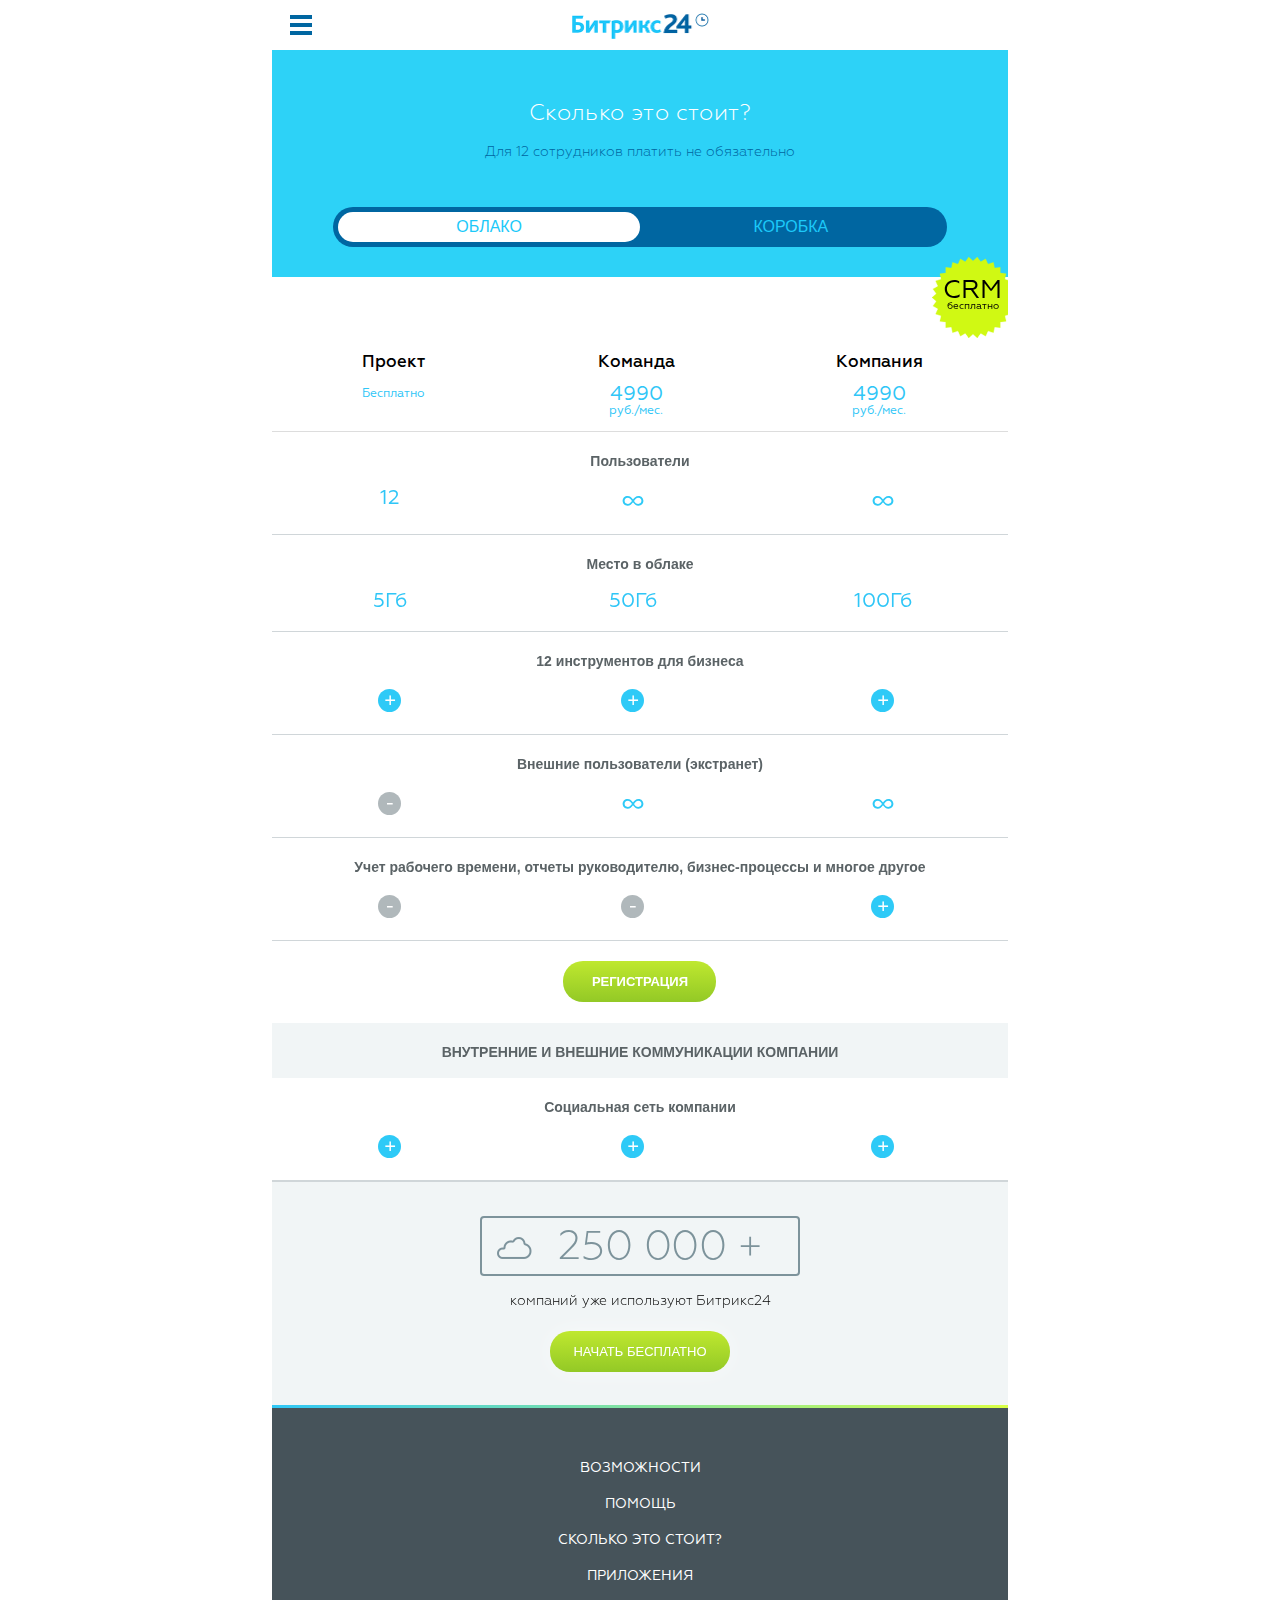
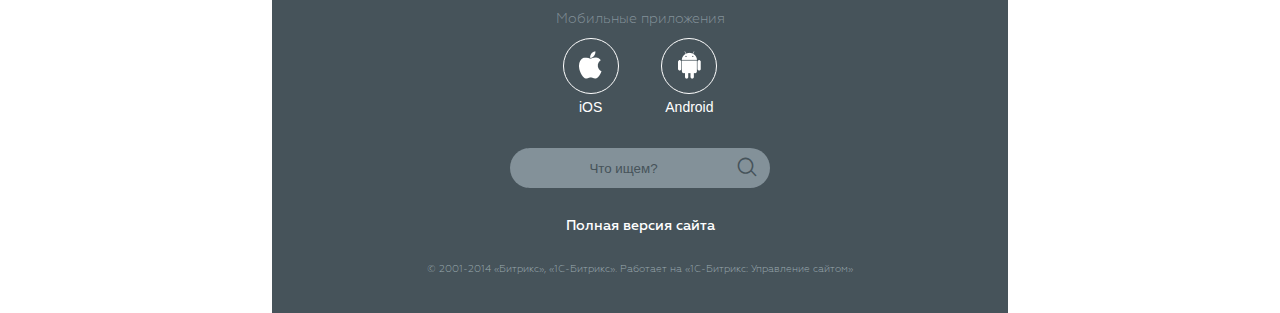
<file: price.html>
<!DOCTYPE HTML PUBLIC "-//W3C//DTD XHTML 1.0 Strict//EN" "http://www.w3.org/TR/xhtml1/DTD/xhtml1-strict.dtd">
<html xmlns="http://www.w3.org/1999/xhtml">
<head>
<meta http-equiv="Content-Type" content="text/html" charset="UTF-8">
<meta name="viewport" content="width=device-width, initial-scale=1.0, maximum-scale=3.0, user-scalable=no">
<title>Битрикс 24</title>

<link rel="stylesheet" type="text/css" href="css/b24.mobile.css" media="all">
<script type="text/javascript" src="js/lib/jquery-1.11.0.min.js"></script>
<script type="text/javascript" src="js/lib/jquery-custom-ui.min.js"></script>
<script type="text/javascript" src="js/lib/jquery.ui.touch-punch.min.js"></script>
<script type="text/javascript" src="js/lib/jquery.formstyler.js"></script>
<script type="text/javascript" src="js/lib/slick.min.js"></script>
<script type="text/javascript" src="js/b24.mobile.js"></script>
</head>
<body id="b24_price">
  <div id="menu">
    <div class="menu_cover">
      <ul>
        <li><a href="index.html">Что это?</a></li>
        <li><a href="features.html">Возможности</a></li>
        <li><a href="price.html">Цены</a></li>
        <li><a href="apps.html">Приложения</a></li>
        <li><a href="apps_open.html">Партнеры</a></li>
        <li><a href="#0">Поддержка</a></li>
      </ul>
      
      <a href="#" class="btn blue">ВХОД</a>

      <div id="lang">
        <div class="drop_lang">
            <a href="#" class="ua">UCR</a>
            <a href="#" class="en">ENG</a>
            <a href="#" class="de">DEU</a>
        </div>
        <b class="selected ru">RUS</b>
      </div>
    </div>  
  </div>

  <div class="wrap">
    <div id="header">
      <div class="header_cover">
        <b class="menu_link closed"><span></span></b>
        <div class="logo"><a href="#0"><img src="img/logo.png" alt="" /></a></div>
      </div>  
    </div>

    <ul id="cover" class="content">
      <li id="row_1" class="bg_c_1">
        <h2>Сколько это стоит?</h2>
        <p>Для 12 сотрудников платить 
        не обязательно</p>
        <div id="toggle_cover">
          <div id="toggle">
            <div class="toggle_limiter">
              <div><b></b></div>
              <span class="cloud">Облако</span><span class="box">Коробка</span>
            </div>  
          </div>
        </div>
      </li>
      <li id="row_2">
        <div class="star"><span class="star_wrap"><big>CRM</big><small>бесплатно</small></span></div>
      <div id="drag_cover">
        <table class="price cloud">
            <tr class="fixed">
              <td colspan="5">
                <div class="pseudo_table">
                  <div id="group_1">
                    <div>
                      <p>Проект</p>
                      <span><small>Бесплатно</small></span>
                    </div>
                    <div>
                      <p>Команда</p>
                      <span>4990<small>руб./мес.</small></span>
                    </div> 
                    <div>
                      <p>Компания</p>
                      <span>4990<small>руб./мес.</small></span>
                    </div>                                       
                  </div>
                  <div id="group_2">
                    <div>
                      <p>Корпоративный портал</p>
                      <span>9990<small>руб./мес.</small></span>
                    </div>
                    <div>
                      <p>Холдинг</p>
                      <span>9990<small>руб./мес.</small></span>
                    </div>                     
                  </div>
                </div>
              </td>         
            </tr>

          <tr style="border:none!important">
            <th colspan="5" class="centred"><div>Пользователи</div></th>
          </tr>
          <tr>
            <td width="16%">12</td>
            <td width="17%"><span class="ico infinity">&infin;</span></td>
            <td width="17%"><span class="ico infinity">&infin;</span></td>
            <td width="25%"><span class="ico infinity">&infin;</span></td>
            <td width="25%"><span class="ico infinity">&infin;</span></td>            
          </tr>
          <tr>
            <th colspan="5" class="centred"><div>Место в облаке</div></th>
          </tr>
          <tr>
            <td>5Гб</td>
            <td>50Гб</td>
            <td>100Гб</td>
            <td>&infin;</td>
            <td>&infin;</td>            
          </tr>
          <tr>
            <th colspan="5" class="centred"><div>12 инструментов для бизнеса</div></th>
          </tr>
          <tr>
            <td><span class="ico active">+</span></td>
            <td><span class="ico active">+</span></td>
            <td><span class="ico active">+</span></td>
            <td><span class="ico active">+</span></td>
            <td><span class="ico active">+</span></td>                     
          </tr>
          <tr>
            <th colspan="5" class="centred"><div>Внешние пользователи (экстранет)</div></th>
          </tr>
          <tr>
            <td><span class="ico disabled">-</span></td>
            <td><span class="ico infinity">&infin;</span></td>
            <td><span class="ico infinity">&infin;</span></td>  
            <td><span class="ico infinity">&infin;</span></td>
            <td><span class="ico infinity">&infin;</span></td>         
          </tr>
          <tr>
            <th colspan="5" class="centred"><div>Учет рабочего времени, отчеты 
            руководителю, бизнес-процессы 
            и многое другое</div></th>
          </tr>
          <tr>
            <td><span class="ico disabled">-</span></td>
            <td><span class="ico disabled">-</span></td>
            <td><span class="ico active">+</span></td> 
            <td><span class="ico active">+</span></td>   
            <td><span class="ico active">+</span></td>                                     
          </tr> 
          <tr>
            <th colspan="5" class="centred"><div><a href="#0" class="btn green">РЕГИСТРАЦИЯ</a></div></th>
          </tr> 
          <tr>
            <th colspan="5" class="centred colored"><div>Внутренние и внешние коммуникации компании</div></th>
          </tr>
          <tr style="border:none!important">
            <th colspan="5" class="centred"><div>Социальная сеть компании</div></th>
          </tr>          
          <tr>
            <td><span class="ico active">+</span></td>
            <td><span class="ico active">+</span></td>
            <td><span class="ico active">+</span></td>
            <td><span class="ico active">+</span></td>
            <td><span class="ico active">+</span></td>                     
          </tr>                                        
        </table>
      </div>  
      </li>
     
      <li id="row_3" class="bg_c_2 counter-wrap">
        <div class="limiter">
          <div class="counter companies">
            <div class="number">250 000 +</div>
          </div>
          <p>компаний уже используют Битрикс24</p>
          
          <a href="#0" class="btn green">НАЧАТЬ БЕСПЛАТНО</a>
        </div>

        <hr class="rainbow"/> 
      </li>      
    </ul><!-- content -->

    <div id="footer">
      <ul class="nav">
        <li><a href="#0">возможности</a></li>
        <li><a href="#0">помощь</a></li>
        <li><a href="#0">сколько это стоит?</a></li>
        <li><a href="#0">приложения</a></li>
      </ul>
      <p class="mobile_title">Мобильные приложения</p>
      <div class="mobile_ico">
        <a href="#0"><span class="ico"><img src="img/ico_2.png" alt="" /></span><span class="sub_title">iOS</span></a><a href="#0"><span class="ico"><img src="img/ico_3.png" alt="" /></span><span class="sub_title">Android</span></a>
      </div>
      <form id="search" action="/search/">
        <fieldset class="search">
          <input type="search" name="q" class="search_field" value="Что ищем?" /><button class="search_btn icomoon">%</button>  
        </fieldset>
      </form>
      <h5><a href="#0">Полная версия сайта</a></h5>

      <div class="copyright">
        <p><nobr>&copy;&nbsp;2001-2014 &laquo;Битрикс&raquo;, &laquo;1С-Битрикс&raquo;.</nobr> <nobr> Работает на&nbsp;&laquo;1С-Битрикс: Управление сайтом&raquo;</nobr></p>
      </div>
    </div><!-- /#footer -->

  </div>
</body>
</html>
</file>
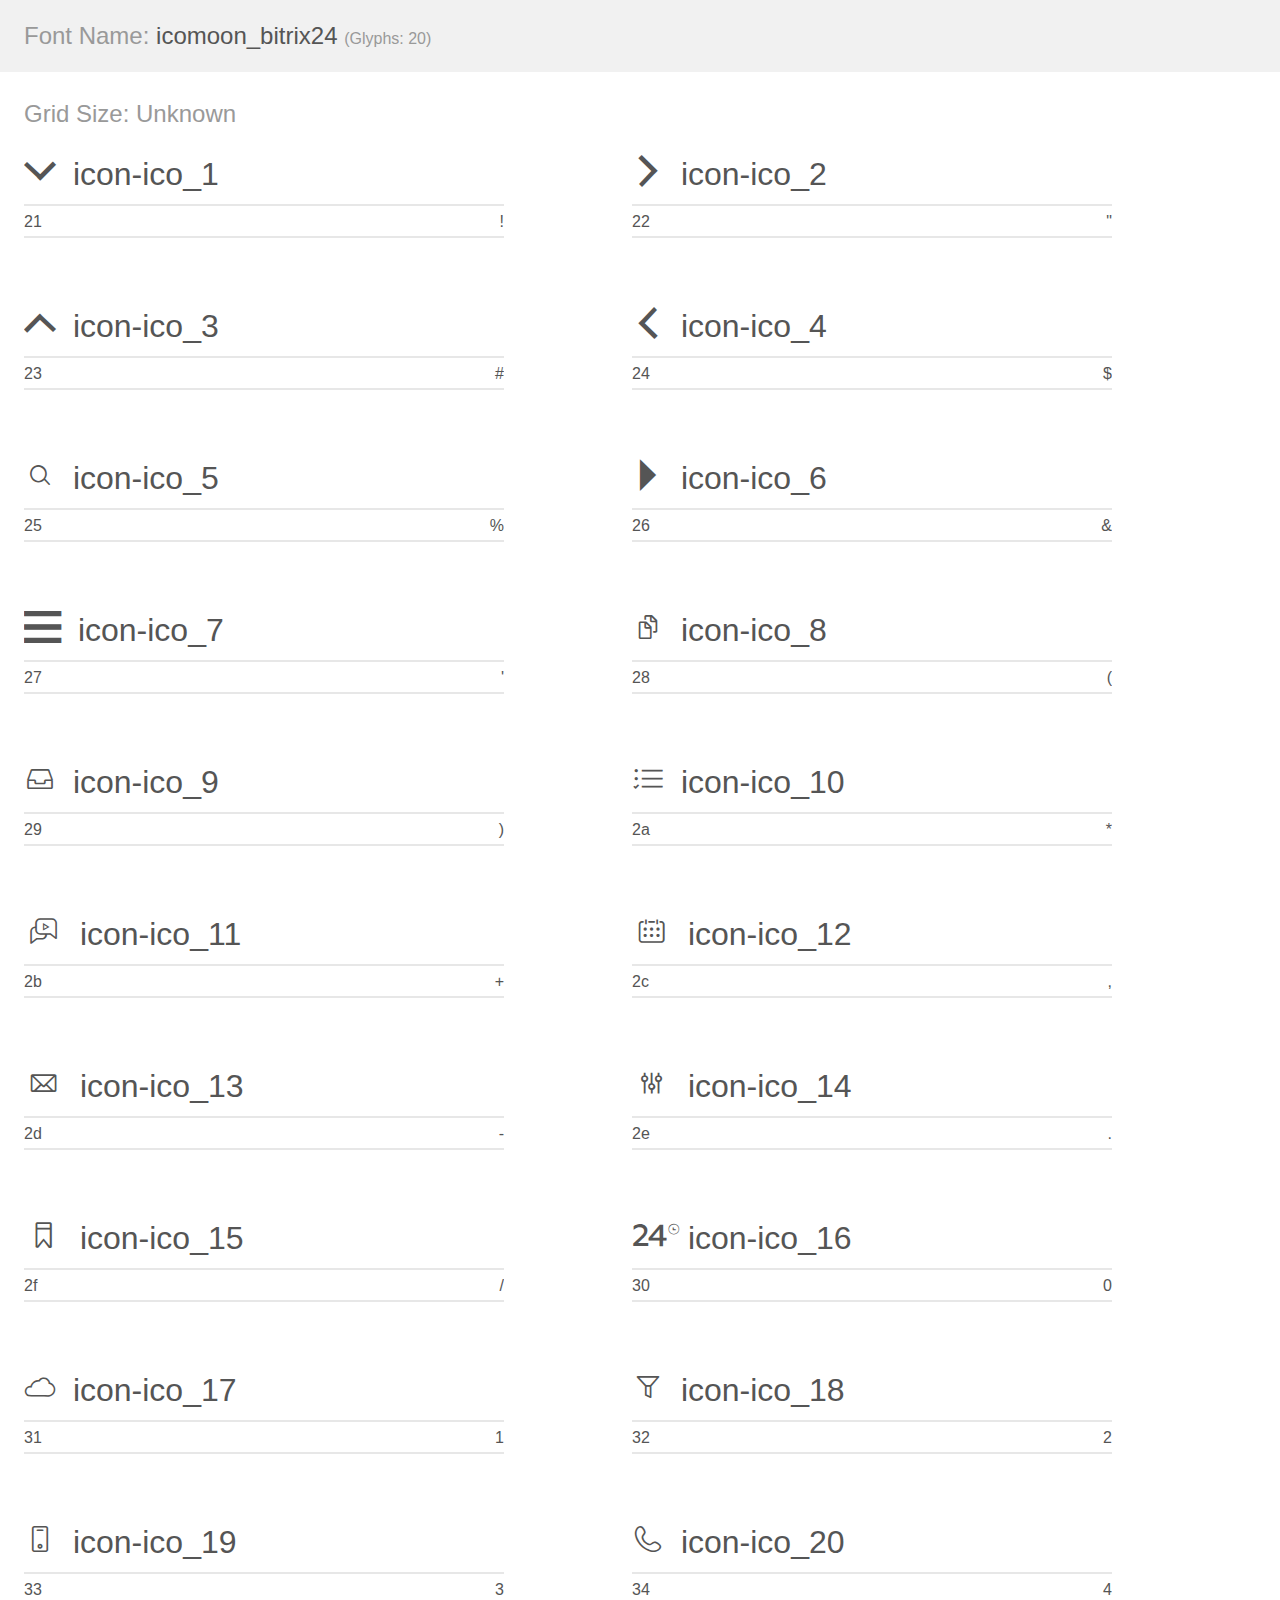
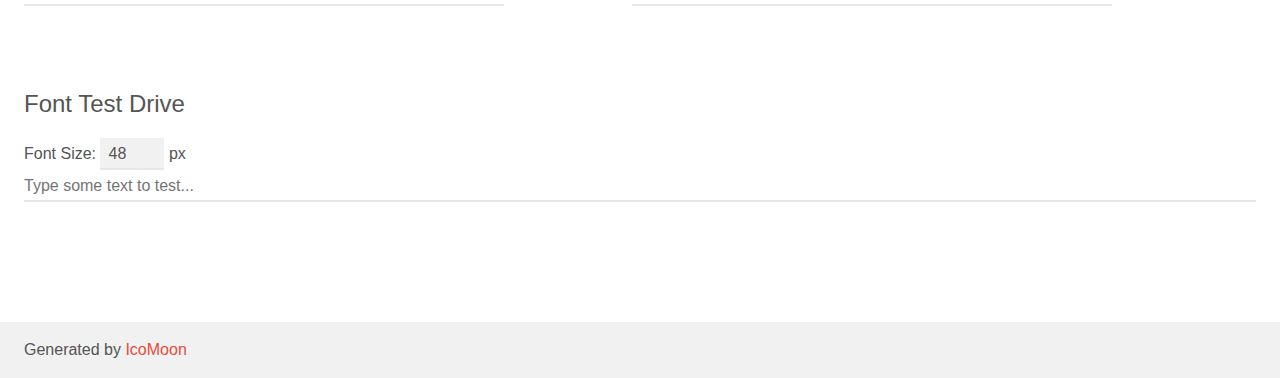
<file: font/icomoon_bitrix24/demo.html>
<!doctype html>
<html>
<head>
	<meta charset="utf-8">
	<title>IcoMoon Demo</title>
	<meta name="description" content="An Icon Font Generated By IcoMoon.io">
	<meta name="viewport" content="width=device-width">
	<link rel="stylesheet" href="demo-files/demo.css">
	<link rel="stylesheet" href="style.css"></head>
<body>
	<div class="bgc1 clearfix">
		<h1 class="mhmm mvm"><span class="fgc1">Font Name:</span> icomoon_bitrix24 <small class="fgc1">(Glyphs:&nbsp;20)</small></h1>
	</div>
	<div class="clearfix mhl ptl">
		<h1 class="mvm mtn bshadow fgc1">Grid Size: Unknown</h1>
		<div class="glyph fs1">
			<div class="clearfix bshadow0 pbs">
				<span class="icon-ico_1"></span><span class="mls"> icon-ico_1</span>
			</div>
			<fieldset class="fs0 size1of1 clearfix hidden-false">
				<input type="text" readonly value="21" class="unit size1of2" />
				<input type="text" maxlength="1" readonly value="&#x21;" class="unitRight size1of2 talign-right" />
			</fieldset>
			<div class="fs0 bshadow0 clearfix hidden-true">
				<span class="unit pvs fgc1">liga: </span>
				<input type="text" readonly value="" class="liga unitRight" />
			</div>
		</div>
		<div class="glyph fs1">
			<div class="clearfix bshadow0 pbs">
				<span class="icon-ico_2"></span><span class="mls"> icon-ico_2</span>
			</div>
			<fieldset class="fs0 size1of1 clearfix hidden-false">
				<input type="text" readonly value="22" class="unit size1of2" />
				<input type="text" maxlength="1" readonly value="&#x22;" class="unitRight size1of2 talign-right" />
			</fieldset>
			<div class="fs0 bshadow0 clearfix hidden-true">
				<span class="unit pvs fgc1">liga: </span>
				<input type="text" readonly value="" class="liga unitRight" />
			</div>
		</div>
		<div class="glyph fs1">
			<div class="clearfix bshadow0 pbs">
				<span class="icon-ico_3"></span><span class="mls"> icon-ico_3</span>
			</div>
			<fieldset class="fs0 size1of1 clearfix hidden-false">
				<input type="text" readonly value="23" class="unit size1of2" />
				<input type="text" maxlength="1" readonly value="&#x23;" class="unitRight size1of2 talign-right" />
			</fieldset>
			<div class="fs0 bshadow0 clearfix hidden-true">
				<span class="unit pvs fgc1">liga: </span>
				<input type="text" readonly value="" class="liga unitRight" />
			</div>
		</div>
		<div class="glyph fs1">
			<div class="clearfix bshadow0 pbs">
				<span class="icon-ico_4"></span><span class="mls"> icon-ico_4</span>
			</div>
			<fieldset class="fs0 size1of1 clearfix hidden-false">
				<input type="text" readonly value="24" class="unit size1of2" />
				<input type="text" maxlength="1" readonly value="&#x24;" class="unitRight size1of2 talign-right" />
			</fieldset>
			<div class="fs0 bshadow0 clearfix hidden-true">
				<span class="unit pvs fgc1">liga: </span>
				<input type="text" readonly value="" class="liga unitRight" />
			</div>
		</div>
		<div class="glyph fs1">
			<div class="clearfix bshadow0 pbs">
				<span class="icon-ico_5"></span><span class="mls"> icon-ico_5</span>
			</div>
			<fieldset class="fs0 size1of1 clearfix hidden-false">
				<input type="text" readonly value="25" class="unit size1of2" />
				<input type="text" maxlength="1" readonly value="&#x25;" class="unitRight size1of2 talign-right" />
			</fieldset>
			<div class="fs0 bshadow0 clearfix hidden-true">
				<span class="unit pvs fgc1">liga: </span>
				<input type="text" readonly value="" class="liga unitRight" />
			</div>
		</div>
		<div class="glyph fs1">
			<div class="clearfix bshadow0 pbs">
				<span class="icon-ico_6"></span><span class="mls"> icon-ico_6</span>
			</div>
			<fieldset class="fs0 size1of1 clearfix hidden-false">
				<input type="text" readonly value="26" class="unit size1of2" />
				<input type="text" maxlength="1" readonly value="&#x26;" class="unitRight size1of2 talign-right" />
			</fieldset>
			<div class="fs0 bshadow0 clearfix hidden-true">
				<span class="unit pvs fgc1">liga: </span>
				<input type="text" readonly value="" class="liga unitRight" />
			</div>
		</div>
		<div class="glyph fs1">
			<div class="clearfix bshadow0 pbs">
				<span class="icon-ico_7"></span><span class="mls"> icon-ico_7</span>
			</div>
			<fieldset class="fs0 size1of1 clearfix hidden-false">
				<input type="text" readonly value="27" class="unit size1of2" />
				<input type="text" maxlength="1" readonly value="&#x27;" class="unitRight size1of2 talign-right" />
			</fieldset>
			<div class="fs0 bshadow0 clearfix hidden-true">
				<span class="unit pvs fgc1">liga: </span>
				<input type="text" readonly value="" class="liga unitRight" />
			</div>
		</div>
		<div class="glyph fs1">
			<div class="clearfix bshadow0 pbs">
				<span class="icon-ico_8"></span><span class="mls"> icon-ico_8</span>
			</div>
			<fieldset class="fs0 size1of1 clearfix hidden-false">
				<input type="text" readonly value="28" class="unit size1of2" />
				<input type="text" maxlength="1" readonly value="&#x28;" class="unitRight size1of2 talign-right" />
			</fieldset>
			<div class="fs0 bshadow0 clearfix hidden-true">
				<span class="unit pvs fgc1">liga: </span>
				<input type="text" readonly value="" class="liga unitRight" />
			</div>
		</div>
		<div class="glyph fs1">
			<div class="clearfix bshadow0 pbs">
				<span class="icon-ico_9"></span><span class="mls"> icon-ico_9</span>
			</div>
			<fieldset class="fs0 size1of1 clearfix hidden-false">
				<input type="text" readonly value="29" class="unit size1of2" />
				<input type="text" maxlength="1" readonly value="&#x29;" class="unitRight size1of2 talign-right" />
			</fieldset>
			<div class="fs0 bshadow0 clearfix hidden-true">
				<span class="unit pvs fgc1">liga: </span>
				<input type="text" readonly value="" class="liga unitRight" />
			</div>
		</div>
		<div class="glyph fs1">
			<div class="clearfix bshadow0 pbs">
				<span class="icon-ico_10"></span><span class="mls"> icon-ico_10</span>
			</div>
			<fieldset class="fs0 size1of1 clearfix hidden-false">
				<input type="text" readonly value="2a" class="unit size1of2" />
				<input type="text" maxlength="1" readonly value="&#x2a;" class="unitRight size1of2 talign-right" />
			</fieldset>
			<div class="fs0 bshadow0 clearfix hidden-true">
				<span class="unit pvs fgc1">liga: </span>
				<input type="text" readonly value="" class="liga unitRight" />
			</div>
		</div>
		<div class="glyph fs1">
			<div class="clearfix bshadow0 pbs">
				<span class="icon-ico_11"></span><span class="mls"> icon-ico_11</span>
			</div>
			<fieldset class="fs0 size1of1 clearfix hidden-false">
				<input type="text" readonly value="2b" class="unit size1of2" />
				<input type="text" maxlength="1" readonly value="&#x2b;" class="unitRight size1of2 talign-right" />
			</fieldset>
			<div class="fs0 bshadow0 clearfix hidden-true">
				<span class="unit pvs fgc1">liga: </span>
				<input type="text" readonly value="" class="liga unitRight" />
			</div>
		</div>
		<div class="glyph fs1">
			<div class="clearfix bshadow0 pbs">
				<span class="icon-ico_12"></span><span class="mls"> icon-ico_12</span>
			</div>
			<fieldset class="fs0 size1of1 clearfix hidden-false">
				<input type="text" readonly value="2c" class="unit size1of2" />
				<input type="text" maxlength="1" readonly value="&#x2c;" class="unitRight size1of2 talign-right" />
			</fieldset>
			<div class="fs0 bshadow0 clearfix hidden-true">
				<span class="unit pvs fgc1">liga: </span>
				<input type="text" readonly value="" class="liga unitRight" />
			</div>
		</div>
		<div class="glyph fs1">
			<div class="clearfix bshadow0 pbs">
				<span class="icon-ico_13"></span><span class="mls"> icon-ico_13</span>
			</div>
			<fieldset class="fs0 size1of1 clearfix hidden-false">
				<input type="text" readonly value="2d" class="unit size1of2" />
				<input type="text" maxlength="1" readonly value="&#x2d;" class="unitRight size1of2 talign-right" />
			</fieldset>
			<div class="fs0 bshadow0 clearfix hidden-true">
				<span class="unit pvs fgc1">liga: </span>
				<input type="text" readonly value="" class="liga unitRight" />
			</div>
		</div>
		<div class="glyph fs1">
			<div class="clearfix bshadow0 pbs">
				<span class="icon-ico_14"></span><span class="mls"> icon-ico_14</span>
			</div>
			<fieldset class="fs0 size1of1 clearfix hidden-false">
				<input type="text" readonly value="2e" class="unit size1of2" />
				<input type="text" maxlength="1" readonly value="&#x2e;" class="unitRight size1of2 talign-right" />
			</fieldset>
			<div class="fs0 bshadow0 clearfix hidden-true">
				<span class="unit pvs fgc1">liga: </span>
				<input type="text" readonly value="" class="liga unitRight" />
			</div>
		</div>
		<div class="glyph fs1">
			<div class="clearfix bshadow0 pbs">
				<span class="icon-ico_15"></span><span class="mls"> icon-ico_15</span>
			</div>
			<fieldset class="fs0 size1of1 clearfix hidden-false">
				<input type="text" readonly value="2f" class="unit size1of2" />
				<input type="text" maxlength="1" readonly value="&#x2f;" class="unitRight size1of2 talign-right" />
			</fieldset>
			<div class="fs0 bshadow0 clearfix hidden-true">
				<span class="unit pvs fgc1">liga: </span>
				<input type="text" readonly value="" class="liga unitRight" />
			</div>
		</div>
		<div class="glyph fs1">
			<div class="clearfix bshadow0 pbs">
				<span class="icon-ico_16"></span><span class="mls"> icon-ico_16</span>
			</div>
			<fieldset class="fs0 size1of1 clearfix hidden-false">
				<input type="text" readonly value="30" class="unit size1of2" />
				<input type="text" maxlength="1" readonly value="&#x30;" class="unitRight size1of2 talign-right" />
			</fieldset>
			<div class="fs0 bshadow0 clearfix hidden-true">
				<span class="unit pvs fgc1">liga: </span>
				<input type="text" readonly value="" class="liga unitRight" />
			</div>
		</div>
		<div class="glyph fs1">
			<div class="clearfix bshadow0 pbs">
				<span class="icon-ico_17"></span><span class="mls"> icon-ico_17</span>
			</div>
			<fieldset class="fs0 size1of1 clearfix hidden-false">
				<input type="text" readonly value="31" class="unit size1of2" />
				<input type="text" maxlength="1" readonly value="&#x31;" class="unitRight size1of2 talign-right" />
			</fieldset>
			<div class="fs0 bshadow0 clearfix hidden-true">
				<span class="unit pvs fgc1">liga: </span>
				<input type="text" readonly value="" class="liga unitRight" />
			</div>
		</div>
		<div class="glyph fs1">
			<div class="clearfix bshadow0 pbs">
				<span class="icon-ico_18"></span><span class="mls"> icon-ico_18</span>
			</div>
			<fieldset class="fs0 size1of1 clearfix hidden-false">
				<input type="text" readonly value="32" class="unit size1of2" />
				<input type="text" maxlength="1" readonly value="&#x32;" class="unitRight size1of2 talign-right" />
			</fieldset>
			<div class="fs0 bshadow0 clearfix hidden-true">
				<span class="unit pvs fgc1">liga: </span>
				<input type="text" readonly value="" class="liga unitRight" />
			</div>
		</div>
		<div class="glyph fs1">
			<div class="clearfix bshadow0 pbs">
				<span class="icon-ico_19"></span><span class="mls"> icon-ico_19</span>
			</div>
			<fieldset class="fs0 size1of1 clearfix hidden-false">
				<input type="text" readonly value="33" class="unit size1of2" />
				<input type="text" maxlength="1" readonly value="&#x33;" class="unitRight size1of2 talign-right" />
			</fieldset>
			<div class="fs0 bshadow0 clearfix hidden-true">
				<span class="unit pvs fgc1">liga: </span>
				<input type="text" readonly value="" class="liga unitRight" />
			</div>
		</div>
		<div class="glyph fs1">
			<div class="clearfix bshadow0 pbs">
				<span class="icon-ico_20"></span><span class="mls"> icon-ico_20</span>
			</div>
			<fieldset class="fs0 size1of1 clearfix hidden-false">
				<input type="text" readonly value="34" class="unit size1of2" />
				<input type="text" maxlength="1" readonly value="&#x34;" class="unitRight size1of2 talign-right" />
			</fieldset>
			<div class="fs0 bshadow0 clearfix hidden-true">
				<span class="unit pvs fgc1">liga: </span>
				<input type="text" readonly value="" class="liga unitRight" />
			</div>
		</div>
	</div>

	<!--[if gt IE 8]><!-->
	<div class="mhl clearfix mbl">
		<h1>Font Test Drive</h1>
		<label>
			Font Size: <input id="fontSize" type="number" class="textbox0 mbm"
			min="8" value="48" />
			px
		</label>
		<input id="testText" type="text" class="phl size1of1 mvl"
		placeholder="Type some text to test..." value=""/>
		</label>
		<div id="testDrive" class="icon-">&nbsp;
		</div>
	</div>
	<!--<![endif]-->
	<div class="bgc1 clearfix">
		<p class="mhl">Generated by <a href="https://icomoon.io/app">IcoMoon</a></p>
	</div>

	<script src="demo-files/demo.js"></script>
</body>
</html>
</file>
<file: css/b24.mobile.css>
/* Elements */

* {margin:0; padding:0;}
HTML {height:100%;}
BODY {height:100%; background:#fff; color:#000; font:100% "Helvetica Neue",Arial,"Helvetica CY","Nimbus Sans L",sans-serif; min-width:320px;}
TABLE {border-spacing:0; border-collapse:collapse;}
TD,TH {vertical-align:top; text-align:left;}
IMG, FIELDSET {border:none; outline:none;}

A {
  color:#2fc6f7;
  text-decoration:none;
  outline:none; 
}

A:hover {
  text-decoration:underline;
}

P {line-height:1.3em;}

UL, UL LI {list-style-type:none;}

.clear:after {
  content: ' ';
  display: block;
  clear: both;
}

/* Fonts */
@font-face {
  font-family: 'geometria_light';
  src: url('../font/geometria_light.eot');
  src: url('../font/geometria_light.eot?#iefix') format('embedded-opentype'),
  url('../font/geometria_light.otf') format('opentype'),
  url('../font/geometria_light.woff') format('woff'),
  url('../font/geometria_light.ttf') format('truetype'),
  url('../font/geometria_light.svg#geometria_light') format('svg');
  font-weight: normal;
  font-style: normal;
}

@font-face {
  font-family: 'geometria_medium';
  src: url('../font/geometria_medium.eot');
  src: url('../font/geometria_medium.eot?#iefix') format('embedded-opentype'),
  url('../font/geometria_medium.otf') format('opentype'),
  url('../font/geometria_medium.woff') format('woff'),
  url('../font/geometria_medium.ttf') format('truetype'),
  url('../font/geometria_medium.svg#geometria_medium') format('svg');
  font-weight: normal;
  font-style: normal;
}

@font-face {
  font-family: 'geometria_regular';
  src: url('../font/geometria.eot');
  src: url('../font/geometria.eot?#iefix') format('embedded-opentype'),
  url('../font/geometria.otf') format('opentype'),
  url('../font/geometria.woff') format('woff'),
  url('../font/geometria.ttf') format('truetype'),
  url('../font/geometria.svg#geometria') format('svg');
  font-weight: normal;
  font-style: normal;
}

@font-face {
  font-family: 'icomoon_bitrix24';
  src:url('../font/icomoon_bitrix24.eot?3nnqsp');
  src:url('../font/icomoon_bitrix24.eot?#iefix3nnqsp') format('embedded-opentype'),
    url('../font/icomoon_bitrix24.woff?3nnqsp') format('woff'),
    url('../font/icomoon_bitrix24.ttf?3nnqsp') format('truetype'),
    url('../font/icomoon_bitrix24.svg?3nnqsp#icomoon_bitrix24') format('svg');
  font-weight: normal;
  font-style: normal;
}

/**/

H2{
  padding-top: 48px;
  margin-bottom: 14px;
  font: 23px/29px 'geometria_light', sans-serif;
  letter-spacing: 0.4px;
}
H2 SMALL{
  font: 12px/21px 'geometria_regular', sans-serif;
}
p{
  font: 14px/21px 'geometria_light', sans-serif;
}
IMG{
  vertical-align: baseline;
}

.bg_c_1 {
  background-color:#2dd2f7; 
}

.bg_c_2 {
  background-color:#f1f5f6;
}

.hide {
  display: none;
} 

.icomoon{
  font-family: 'icomoon_bitrix24';
  speak: none;
  font-style: normal;
  font-weight: normal;
  font-variant: normal;
  text-transform: none;
  line-height: 1;
  /* Better Font Rendering =========== */
  -webkit-font-smoothing: antialiased;
  -moz-osx-font-smoothing: grayscale;
}

SPAN.icomoon{
    display:inline-block;
    vertical-align:middle;
}

/*select*/

.jq-selectbox {
    vertical-align: middle;
    cursor: pointer;
    width:100%;
    border-radius: 4px;
    position:relative;
    top:-2px;
    box-sizing: border-box;
    -mox-box-sizing: border-box;
    border: 2px solid #2fc6f7;
    z-index: auto!important;
}
.bg_c_1 .jq-selectbox {
  border: 2px solid #fff;
}
.jq-selectbox .selected_one{
  color: #fff;
  font-size: 0;
  display: none !important;
}
.jq-selectbox.changed .jq-selectbox__select-text{
  color: #fff;
}
.jq-selectbox__select {
    height: 38px; 
    background: transparent;
    text-align: left;
    padding: 0 10px;
    color: #2fc6f7;
}
.bg_c_1 .jq-selectbox__select {
  color: #fff;
}
.jq-selectbox__select-text {
    display: block;
    width: 90%;
    overflow: hidden;
    text-overflow: ellipsis;
    white-space: nowrap;
    font: 14px 'geometria_medium', sans-serif;
    line-height: 38px;
}
.jq-selectbox__trigger {
    position: absolute;
    top: 0;
    right: 0;
    width: 38px;
    height: 100%;
}
.jq-selectbox__trigger-arrow {
    position: absolute;
    top: 11px;
    right: 10px;
    width: 16px;
    height: 16px;
    overflow: hidden;
}
.jq-selectbox__trigger-arrow:before,
.opened .jq-selectbox__trigger-arrow:before{
    font: 16px 'icomoon_bitrix24';
    position: absolute;
    display: inline-block;
    color: #2fc6f7;
}
.jq-selectbox__trigger-arrow:before{
    content: "!";
}
.opened .jq-selectbox__trigger-arrow:before{
    content: "#";
}
.bg_c_1 .jq-selectbox__trigger-arrow:before,
.bg_c_1 .jq-selectbox__trigger-arrow:before{
  color: #fff;
}

.jq-selectbox:hover .jq-selectbox__trigger-arrow {
    opacity: 1;
    filter: alpha(opacity=100);
    -webkit-transition: ;
    -o-transition: ;
    transition: ;
}
.jq-selectbox.disabled .jq-selectbox__trigger-arrow {
    opacity: 0.8;
    filter: alpha(opacity=80);
}
.jq-selectbox__dropdown {
    top: 38px;
    width: 100%;
    -moz-box-sizing: border-box;
    box-sizing: border-box;
    margin: 0;
    padding: 0 10px;
    border: 1px solid #cdd0db;
    background: #FFF;
    font: 14px/18px Arial, sans-serif;
    z-index: 101;
}
.jq-selectbox__dropdown LI:first-child{
  border-top: none;
}
.jq-selectbox__dropdown LI{
  padding: 10px 0;
  font: 14px 'geometria_medium', sans-serif;
  text-align: left;
  border-top: 1px solid #bdd8e6;
  color: #2fc6f7;
}
.jq-selectbox__search{

}

/*Landscape*/

#menu {
  position: fixed;
  right: 0;
  left: 0;
  width:100%;
  min-width: 280px;
  max-width: 736px;
  height:100%;
  overflow:auto;
  margin: 0 auto;
}

#menu .menu_cover {
  position: absolute;
  z-index: 99;
  width: 66%;
  left: -66%;
  min-height: 100%;
  background-color:#46535a;
  padding:0px 25px 60px 25px;  
  -moz-box-sizing: border-box; 
  box-sizing: border-box;

}

#menu UL LI {
  border-top:1px solid #6b757b;
  cursor: pointer;
}

#menu LI A {
  display: block;
  text-transform: uppercase;
  text-decoration: none!important;
  color:#fff;
  padding:20px 0;
}

#lang {
  position: absolute;
  bottom:20px;
  color:#a3a9ad;
  width:90px;
}

#lang A {
  color:#fff;
}

#lang B, 
#lang A {
  position: relative;
  display:block;
  padding:0 15px 0 30px;
  margin:0 0 5px 0;
  cursor: pointer;
}

#lang B:before,
#lang A:before {
  content: '';
  width: 18px;
  height: 13px;
  position: absolute;
  top: 3px;
  left: 0;
  display: inline-block;
}

#lang .ru:before {
  background: url('../img/ico_flag_ru.png') 0 0 no-repeat; 
  background-size: cover;
}

#lang .ua:before {
  background: url('../img/ico_flag_ua.png') 0 0 no-repeat; 
  background-size: cover;
}

#lang .en:before {
  background: url('../img/ico_flag_en.png') 0 0 no-repeat; 
  background-size: cover;
}

#lang .de:before {
  background: url('../img/ico_flag_de.png') 0 0 no-repeat; 
  background-size: cover;
}

#lang B.selected:after {
  content: '#';
  font: 15px 'icomoon_bitrix24';
  width: 15px;
  height: 9px;
  position: absolute;
  top: 0;
  right: 0;
  display: inline-block;
}

#lang .drop_lang {
  display: none;
  border: 1px solid #6b757b;
  background: #a3a9ad;
  padding:10px 5px 0px 5px;
  margin:0 0 10px 0;
  border-radius: 5px;
}  

#lang.open .drop_lang {
  display: block;
}   

A.btn{
  text-decoration: none;
}
.btn {
  position: relative;
  display: inline-block;
  text-transform: uppercase; 
  text-align: center;
  vertical-align: middle;
  cursor: pointer;
  padding: 0 23px;
  height: 41px;
  line-height: 41px;
  box-sizing: border-box;
  font-family: "Geometria","Helvetica Neue",Arial,"Helvetica CY","Nimbus Sans L",sans-serif; 
  border-radius: 20px;
  -webkit-border-radius: 20px; 
  -moz-border-radius: 20px; 
  transition-duration: 0.3s;
  transition-property: background-image, background-color, color;
}

.btn.blue {
  background: none repeat scroll 0 0 #2fc7f7;
  -webkit-border-radius: 5px; 
  -moz-border-radius: 5px; 
  border-radius: 5px; 
  color: #fff;
  font-size: 13px;
  min-width: 60px; 
}

.btn.green {
  font-size: 13px;
  color: #fff;
  outline: none;
  min-width: 153px; 
  background-color: #2fc6f7; 
  -webkit-box-shadow: 0 0 25px rgba(255,255,255,.5); 
  -moz-box-shadow: 0 0 25px rgba(255,255,255,.5); 
  box-shadow: 0 0 25px rgba(255,255,255,.5); 
  background-image: -webkit-linear-gradient(bottom, #93c926, #bfe82f); 
  background-image: -moz-linear-gradient(bottom, #93c926, #bfe82f); 
  background-image: -o-linear-gradient(bottom, #93c926, #bfe82f); 
  background-image: linear-gradient(to top, #93c926, #bfe82f);
}
.btn.green:active {
  -webkit-border-radius: 40px; -moz-border-radius: 40px; border-radius: 40px; background-color: #2fc6f7; -webkit-box-shadow: inset -1px 1px 1px rgba(0,0,0,.15); -moz-box-shadow: inset -1px 1px 1px rgba(0,0,0,.15); box-shadow: inset -1px 1px 1px rgba(0,0,0,.15); background-image: -webkit-linear-gradient(top, #93c900, #bfe819); background-image: -moz-linear-gradient(top, #93c900, #bfe819); background-image: -o-linear-gradient(top, #93c900, #bfe819); background-image: linear-gradient(to bottom, #93c900, #bfe819);   
}

.btn.arrow {
  padding-right: 36px;
}

.btn.blue_border {
  border: 2px solid #2fc7f7;
  color: #2fc7f7;
  font-size: 13px;
  transition-duration: 0.3s;
  transition-property: border-color, color;
}
.btn.blue_border:active {
  border: 2px solid #77e0ff;
  color: #77e0ff;
}
.btn.blue_border.arrow:after{
  content: '"';
  font-size: 14px;
  font-family: 'icomoon_bitrix24';
  display: inline-block;
  right: 14px;
  position: absolute;
  top: 50%;
  margin-top: -20px;
}

.rainbow {
  position: absolute;
  bottom: 0;
  left: 0;
  display: inline-block;
  border: none;
  width: 100%;
  height: 3px;
  background-image: -webkit-linear-gradient(left, #30c7f6, #d9ff46); 
  background-image: -moz-linear-gradient(left, #30c7f6, #d9ff46); 
  background-image: -o-linear-gradient(left, #30c7f6, #d9ff46); 
  background-image: linear-gradient(left, #30c7f6, #d9ff46);  
}

/* Slider */
.slider_cover H4{
  font: 16px/23px 'geometria_medium', sans-serif;
}
.slick-slider { position: relative; display: block; width:100%; margin: 0 auto; box-sizing: border-box; -moz-box-sizing: border-box; -webkit-touch-callout: none; -webkit-user-select: none; -khtml-user-select: none; -moz-user-select: none; -ms-user-select: none; user-select: none; -ms-touch-action: pan-y; touch-action: pan-y; -webkit-tap-highlight-color: transparent; }
#row_1 .slick-slider,
#row_5 .slick-slider,
#row_7 .slick-slider {width: 82%;}
.slick-list {position: relative; overflow: hidden; display: block; margin: 0 auto; padding: 0; }
#row_1 .slick-list,
#row_5 .slick-list,
#row_7 .slick-list {width: 50%; overflow: visible;}
.slick-list:focus { outline: none; }
.slick-list.dragging { cursor: pointer; cursor: hand; }

.slick-slider .slick-list, .slick-track, .slick-slide, .slick-slide img { -webkit-transform: translate3d(0, 0, 0); -moz-transform: translate3d(0, 0, 0); -ms-transform: translate3d(0, 0, 0); -o-transform: translate3d(0, 0, 0); transform: translate3d(0, 0, 0); }

.slick-track { position: relative; left: 0; top: 0; display: block; zoom: 1; }
.slick-track:before, .slick-track:after { content: ""; display: table; }
.slick-track:after { clear: both; }
.slick-loading .slick-track { visibility: hidden; }

.slick-slide { float: left; height: 100%; min-height: 1px; display: none; }
.slick-slide img { width: 50%; height:  auto; }
.slick-slide.slick-loading img { display: none; }
.slick-slide.dragging img { pointer-events: none; }
.slick-initialized .slick-slide { display: block; }
.slick-loading .slick-slide { visibility: hidden; }
.slick-vertical .slick-slide { display: block; height: auto; border: 1px solid transparent; }

/* Arrows */
.slick-prev, .slick-next {position: absolute; width: 94px; height: 94px; content: ""; display: block; line-height: 0; font-size: 0; cursor: pointer; background: transparent; color: transparent; top: 0; margin:0; padding: 0; border: none; outline: none; }
.slick-prev:hover, .slick-prev:focus, .slick-next:hover, .slick-next:focus { outline: none; background: transparent; color: transparent; }
.slick-prev:hover:before, .slick-prev:focus:before, .slick-next:hover:before, .slick-next:focus:before { opacity: 1; }
.slick-prev.slick-disabled:before, .slick-next.slick-disabled:before { opacity: 0.25; }

.slick-prev { left: -47px; }
.slick-next { right: -47px; }

/* Dots */
.slick-slider { margin-bottom: 30px; }

.slick-dots { position: absolute; bottom: 0px; list-style: none; display: block; text-align: center; padding: 0; width: 100%; }
.slick-dots li { position: relative; display: inline-block; height: 20px; width: 20px; margin: 0 5px; padding: 0; cursor: pointer; }
.slick-dots li button { border: 0; background: transparent; display: block; height: 20px; width: 20px; outline: none; line-height: 0; font-size: 0; color: transparent; padding: 5px; cursor: pointer; }
.slick-dots li button:hover, .slick-dots li button:focus { outline: none; }
.slick-dots li button:hover:before, .slick-dots li button:focus:before { opacity: 1; }
.slick-dots li button:before { position: absolute; top: 0; left: 0; content: "\2022"; width: 20px; height: 20px; font-family: "slick"; font-size: 6px; line-height: 20px; text-align: center; color: black; opacity: 0.25; -webkit-font-smoothing: antialiased; -moz-osx-font-smoothing: grayscale; }
.slick-dots li.slick-active button:before { color: black; opacity: 0.75; }

[dir="rtl"] .slick-next {right: auto;left: -25px;}
[dir="rtl"] .slick-next:before {content: "\2190";}
[dir="rtl"] .slick-prev {right: -25px;left: auto;}
[dir="rtl"] .slick-prev:before {content: "\2192";}
[dir="rtl"] .slick-slide {float: right;}

.slick-dots li{
  width: auto;
  height: auto;
  margin: 0 7px;
}
.slick-dots li button{
  width: 10px;
  height: 10px;
  border-radius: 5px; 
  background-color: #d5f5fd;
}
.slick-dots li.slick-active button{
  background-color: #2ecbf7;
}
.slick-dots li button:before{
  content: '';
  display: none;
}

/**/  

.wrap {
  width:100%;
  min-width: 280px;
  max-width: 736px;
  min-height:100%;
  position:relative;
  overflow:hidden;
  margin: 0 auto;
}

#header {
  width: 100%;
  position: relative;
  margin-left: 0;
  top:0;
  z-index: 9;
  min-height: 50px;
  background: #fff; 
}

#header .header_cover {
  width: 100%;
  position: fixed;
  max-width: 736px;
  margin-left: 0;
  top:0;
  z-index: 9;
  min-height: 50px;
  -moz-box-sizing: border-box; 
  box-sizing: border-box; 
  background: #fff; 
  padding: 12px 20px;
}

#header .menu_link {
  position: absolute;
  top: 16px;
  left: 18px;
  display: inline-block;
  width: 22px;
  height: 18px;
  cursor: pointer;
}
.menu_link:before, 
.menu_link:after, 
.menu_link span{
  content: '';
  background: #0066a1;
  display: block;
  width: 22px;
  height: 4px;
  position: absolute;
  left: 0px;
}
.menu_link span{
  top: 50%;
  margin-top: -2px;
}
.menu_link:before{
  top: -1px;
}
.menu_link:after{
  bottom: -1px;
}
.menu_link:before,
.menu_link:after,
.menu_link span{
  transition: none 0.5s ease .15s;
  -webkit-transition: none 0.5s ease .15s;
  -o-transition: none 0.5s ease .15s;
  transition: none 0.5s ease .15s;
  transition-property: transform, top, bottom, left, opacity;
  -webkit-transition-property: transform, top, bottom, left, opacity;
  -moz-transition-property: transform, top, bottom, left, opacity;
  -o-transition-property: transform, top, bottom, left, opacity;
}
.menu_link.opened span{
  left: -50px;
  opacity: 0;
}
.menu_link.opened:before{
  -webkit-transform: rotate( 45deg );
  -ms-transform: rotate( 45deg );
  -o-transform: rotate( 45deg );
  transform: rotate( 45deg );
  top: 7px;
}
.menu_link.opened:after{
  transform: rotate( -45deg );
  -webkit-transform: rotate( -45deg );
  -moz-transform: rotate( -45deg );
  -o-transform: rotate( -45deg );
  bottom: 7px;
}

#header .logo {
  margin:0 auto;
  width:137px;
  height:26px; 
  line-height: 26px;
}

#header .logo IMG {
  vertical-align: middle;
  width:100%;
  height: auto;
}

#cover {
  position: relative;
  overflow: hidden;
  min-width: 320px;
}

.content LI {
  position: relative;
}

#b24_price #row_1 P {
  color:#0066a1;
  padding: 0 0 35px 0;
}

#b24_price .star {
  top:-20px;
  right: -5px;
}

.star {
  width: 81px;
  height:81px;
  background: url('../img/ico_mark.png') 0 0 no-repeat; 
  background-size: cover;
  position: absolute;
  text-align: center; 
}

.star BIG {
  display: block;
}

.slider .round_nav {
  height:105px;
  /*height:82px;*/
  margin:45px 0 0 0;
  position: relative; 
  border-top: 2px solid #81e3fa;
}

.slider .round_nav B {
  display:block;
  position: relative;
  margin: 0 auto;
  height: 90px;
  width: 90px;
  top:-45px;
}

.slider .round_nav B:before {
  content: '';
  display:block;
  position: absolute;
  width: 120%;
  height: 100%;
  top:0;
  left:-10%;
}

.slider .round_nav B:after {
  content: '';
  display:block;
  position: absolute;
  width: 100%;
  height: 100%;
  top:0;
  left:0;
  background: url('../img/round_mask.png') 50% 50% no-repeat;
  background-size: cover; 
  z-index: 3;
}

.screen {
  opacity:0; 
  transition-duration: 0.8s;
  transition-property: opacity;
}

.slick-active .screen {
  opacity:1; 
}
.slider .round_nav SPAN {
  text-align: center;
  display:block;
  position: relative;
  height: 100%;
  width: 100%;
  -moz-box-sizing: border-box; 
  box-sizing: border-box;    
  color: #0066a1;
  font-size: 11px;
  line-height: 13px;
  background-position: 50% 50%;
  background-repeat: no-repeat; 
  background-size: cover;
}

/* #b24_main rows */
#b24_main #row_1 .round_nav B {
  height: 89px;
  width: 89px;
  top:-47px;
  border-radius:89px;
  background:#fff;  
}

#b24_main #row_1 .r_i {
  display: block;
  box-sizing: border-box;
  -moz-box-sizing: border-box;
  position: relative;
  width: 100%;
  height: 100%;
  border-radius:89px;
  border:7px solid #2dd1f7;
  background:#fff;
}

#b24_main #row_1 .r_i EM {
  display: block;
  box-sizing: border-box;
  -moz-box-sizing: border-box;
  position: absolute;
  z-index: 9;
  top:3px;
  width: 100%;
  height: 100%; 
  text-align: center;
  line-height: 71px; 
  color:#fff; 
  font-size: 34px;  
}

#b24_main #row_1 .slick-active .r_i {
  border:7px solid #fff;
  background-image: -webkit-linear-gradient(top, #d9ff47, #30c6f6); 
  background-image: -moz-linear-gradient(top, #d9ff47, #30c6f6); 
  background-image: -o-linear-gradient(top, #d9ff47, #30c6f6); 
  background-image: linear-gradient(top, #d9ff47, #30c6f6); 
    -webkit-box-shadow: 0px 17px 20px 3px rgba(0, 0, 0, 0.1);
  -moz-box-shadow:    0px 17px 20px 3px rgba(0, 0, 0, 0.1);
  box-shadow:         0px 17px 20px 3px rgba(0, 0, 0, 0.1);
}

#b24_main #row_1 .slick-active .r_i EM {
  color:#9be2ff;
}

#b24_main #row_1  .r_i:before {
  content: '';
  display:block;
  position: relative;
  box-sizing: border-box;
  -moz-box-sizing: border-box;
  border-radius:71px; 
  top:2px;
  left:2px; 
  width: 71px;
  height: 71px;
  background: #2dd1f7;
}

#b24_main #row_1 .slick-active .r_i:before {
  background: #fff;
}


#b24_main #row_1 .round_nav B:after {
  display:none;
}

#b24_main #row_1 .round_nav B:before {
  background: #2dd2f7;
}

#b24_main #row_7 .round_nav B:before, 
#b24_main #row_5 .round_nav B:before {
  background: #fff;
}
#b24_main #row_1 .slider .round_nav{
  margin-bottom: -40px;
}
#b24_main #row_1 .round_nav SPAN {
  /*padding-top: 100px;*/    
}
#b24_main #row_1 .screen {
  width:480px;
  left:50%;
  margin-left:-240px;
  text-align: center; 
  position: relative; 
}
#b24_main #row_1 .screen .btn {
  position: absolute;
  bottom: 40px; 
  left: 0px; 
  right: 0px; 
  margin: 0px auto;
  width: 153px;
  z-index: 1;
} 
#b24_main #row_1 .screen{
  text-align: center;
  transition-duration: 0s;
  z-index: 1;
}
#b24_main #row_1 .screen IMG{
  opacity: 0;
  width: 480px;
  vertical-align: bottom;
  transition-delay: 0.25s;
  transition-duration: 0.8s;
}
#b24_main #row_1 .slick-active .screen IMG{
  opacity: 1;
}
#b24_main #row_1 .screen_text{
  height: 65px;
  width: 70%;
  margin: 0 auto;
}
#b24_main #row_1 .screen H4{
  color: #000;
  margin-bottom: 10px;
}
#b24_main #row_1 .screen P{
  font: 16px/23px 'geometria_regular', sans-serif;
  color: #fff;
}
#b24_main #row_1 .screen H4 + P{
  font: 14px/18px 'geometria_light', sans-serif;
}
#b24_main #row_1 .slick-slide .round_nav SPAN{
  background-repeat: no-repeat;
  background-position: 0 100%;
  background-size: cover;
}
#b24_main #row_1 .slick-active.slick-slide .round_nav SPAN{
  text-indent: -9999px;
}

/*
#b24_main #row_1 .n1.slick-slide .round_nav SPAN{background-image: url('../img/ico_round_1.png');}
#b24_main #row_1 .n1.slick-slide.slick-active .round_nav SPAN{background-image: url('../img/ico_round_1_a.png');}
#b24_main #row_1 .n2.slick-slide .round_nav SPAN{background-image: url('../img/ico_round_2.png');}
#b24_main #row_1 .n2.slick-slide.slick-active .round_nav SPAN{background-image: url('../img/ico_round_2_a.png');}
#b24_main #row_1 .n3.slick-slide .round_nav SPAN{background-image: url('../img/ico_round_3.png');}
#b24_main #row_1 .n3.slick-slide.slick-active .round_nav SPAN{background-image: url('../img/ico_round_3_a.png');}
#b24_main #row_1 .n4.slick-slide .round_nav SPAN{background-image: url('../img/ico_round_4.png');}
#b24_main #row_1 .n4.slick-slide.slick-active .round_nav SPAN{background-image: url('../img/ico_round_4_a.png');}
#b24_main #row_1 .n5.slick-slide .round_nav SPAN{background-image: url('../img/ico_round_5.png');}
#b24_main #row_1 .n5.slick-slide.slick-active .round_nav SPAN{background-image: url('../img/ico_round_5_a.png');}
#b24_main #row_1 .n6.slick-slide .round_nav SPAN{background-image: url('../img/ico_round_6.png');}
#b24_main #row_1 .n6.slick-slide.slick-active .round_nav SPAN{background-image: url('../img/ico_round_6_a.png');}
#b24_main #row_1 .n7.slick-slide .round_nav SPAN{background-image: url('../img/ico_round_7.png');}
#b24_main #row_1 .n7.slick-slide.slick-active .round_nav SPAN{background-image: url('../img/ico_round_7_a.png');}
#b24_main #row_1 .n8.slick-slide .round_nav SPAN{background-image: url('../img/ico_round_8.png');}
#b24_main #row_1 .n8.slick-slide.slick-active .round_nav SPAN{background-image: url('../img/ico_round_8_a.png');}
#b24_main #row_1 .n9.slick-slide .round_nav SPAN{background-image: url('../img/ico_round_9.png');}
#b24_main #row_1 .n9.slick-slide.slick-active .round_nav SPAN{background-image: url('../img/ico_round_9_a.png');}
#b24_main #row_1 .n10.slick-slide .round_nav SPAN{background-image: url('../img/ico_round_10.png');}
#b24_main #row_1 .n10.slick-slide.slick-active .round_nav SPAN{background-image: url('../img/ico_round_10_a.png');}
#b24_main #row_1 .n11.slick-slide .round_nav SPAN{background-image: url('../img/ico_round_11.png');}
#b24_main #row_1 .n11.slick-slide.slick-active .round_nav SPAN{background-image: url('../img/ico_round_11_a.png');}
#b24_main #row_1 .n12.slick-slide .round_nav SPAN{background-image: url('../img/ico_round_12.png');}
#b24_main #row_1 .n12.slick-slide.slick-active .round_nav SPAN{background-image: url('../img/ico_round_12_a.png');}
#b24_main #row_1 .n13.slick-slide .round_nav SPAN{background-image: url('../img/ico_round_13.png');}
#b24_main #row_1 .n13.slick-slide.slick-active .round_nav SPAN{background-image: url('../img/ico_round_13_a.png');}
*/

#b24_main #row_5 .round_nav SPAN,
#b24_main #row_7 .round_nav SPAN {
 opacity:0.5;
 transition-duration: 0.8s;
 transition-property: opacity;
}

#b24_main #row_5 .slick-active .round_nav SPAN,
#b24_main #row_7 .slick-active .round_nav SPAN {
 opacity:1;
}


#b24_main #row_2 H2{
  padding-top: 0;
}
#b24_main #row_2 .collage {
  margin:20px auto 0;
  text-align: center; 
  position: relative;     
}

#b24_main #row_2 .slick-slide {
  position: relative;
  padding: 0 0 105px 0;
}
#b24_main #row_2 .slick-slide .btn {
  bottom: 40px;
  left: 0;
  position: absolute;
  right: 0;
  margin: 0 auto;
  max-width: 194px;
}
#b24_main #row_2 .slick-prev,
#b24_main #row_2 .slick-next {
  display: none;  
}

#b24_main #row_3 H2 {
  text-align: center;
  color: #fff;
  position: absolute;
  top: 0;
  width: 100%;
}
#b24_main #row_3 .load_video{
  display: block;
  margin: 0 auto;
}
#b24_main #row_3 .load_video IMG {
  width: 100%;
  height: auto;
}
#b24_main #row_3 .video_play-pic{
  top: 70%;
}

#b24_main #row_4 .star {
  right: -5px;
  top: 34px;
}
#b24_main #row_4 H2 + P{
  padding-right: 58px;
}
#b24_main #row_4 .btn_block{
  text-align: center;
  margin-top: 24px;
  border-bottom: 2px solid #d0d6d9;
  padding-bottom: 24px;
}

#b24_main #row_5,
#b24_main #row_7{
  text-align: center;
}
#b24_main #row_5 .slick-slide .screen{
  position: relative;
}
#b24_main #row_5 .screen .name{
  text-align: center;
  text-transform: uppercase;
  font: 11px/18px 'geometria_medium', sans-serif;
}
#b24_main #row_5 .screen .company{
  text-align: center;
  color: #6a828c;
  font: 16px/22px 'geometria_light', sans-serif;
}
#b24_main #row_5 .screen .text{
  background: #f2f5f7;
  margin-top: 10px;
  position: relative;
  text-align: left;
  width: 136%;
  margin-left: -18%;
  padding: 13px 15px;
  border-radius: 4px;
  z-index: 100;
  box-sizing: border-box;
  -moz-box-sizing: border-box;
}
#b24_main #row_5 .screen .text:before{
  content: '';
  position: absolute;
  bottom: 100%;
  left: 50%;
  margin-left: -8px;
  width: 0;
  height: 0;
  border-style: solid;
  border-width: 0 8px 8px 8px;
  border-color: transparent transparent #f2f5f7 transparent;
}
#b24_main #row_5 .btn.blue_border.arrow,
#b24_main #row_7 .btn.blue_border.arrow{
  text-align: center;
  margin-bottom: 20px;
}
#b24_main #row_5 .slider .round_nav,
#b24_main #row_7 .slider .round_nav{
  height: 62px;
  border-top: 2px solid #c0eefd;
}

#b24_main #row_7 .screen{
  text-align: center;
  width: 120%;
  margin-left: -10%;
}
#b24_main #row_7 .screen .heading{
  text-align: center;
  font: 14px/21px 'geometria_medium', sans-serif;
  text-transform: uppercase;
}
#b24_main #row_7 .screen .date{
  font: 11px/22px 'geometria_light', sans-serif;
  color: #6a828c;
  text-transform: uppercase;
  position: relative;
  top: 2px;
}
/* /#b24_main rows */

#toggle {
  position: relative;
  width: 82%;
  margin: 0 auto;
  padding: 5px;
  height: 30px;
  background: #0066a1;
  -webkit-border-radius: 20px;
  -moz-border-radius: 20px;
  border-radius: 20px;
}

#toggle .toggle_limiter {
  position: relative;
}

#toggle .toggle_limiter DIV {
  position: absolute;
  height: 30px;
  width: 50%;
  background: #fff;
  -webkit-border-radius: 15px;
  -moz-border-radius: 15px;
  border-radius: 15px;
}

#toggle DIV B {
  position: absolute;
  width: 100%;
  height: 100%;
  z-index: 9;
}

#toggle .cloud,
#toggle .box {
  position: relative;
  display: inline-block;
  line-height: 30px;
  height: 30px;
  width: 50%;
  color:#1cc9f9;
  text-align: center;
  text-transform: uppercase;
}

#drag_cover {
  position: relative;
  top:0;
  padding:50px 0 0 0;
  left: -100%;
  width:300%;
}

#drag_cover TABLE {
  position: relative;
  top:0;
  left: 33.33333%;
  width:66.66666%;
}

#toggle_cover {
  width: 100%;
  max-width: 736px;
  position: absolute;
  background: #2dd2f7;
  padding:10px 0;
  z-index: 99;
}

#b24_price #row_1 {
  padding:0 0 80px 0;
}

#drag_cover .fixed TD {
  border-top:none;
  padding: 0;
  height:90px;
}

#drag_cover .fixed .pseudo_table {
  position: relative;
  z-index: 99;
  width:100%;
  overflow: hidden; 
  background: #fff;
}

#drag_cover .fixed .pseudo_table P {
  font: 17px/18px "geometria_medium",sans-serif;
  margin-bottom: 2px;
  color:#000;
  padding: 12px 0 0 0;
}

#drag_cover .fixed .pseudo_table SPAN {
  color: #2fc6f7;
  font: 20px/17px "geometria_regular",sans-serif;
  padding: 12px 0 12px;
  display: inline-block;
}

#drag_cover .fixed .pseudo_table SPAN SMALL {
  font-size:12px;
}

#drag_cover .fixed .pos {
  width:200%!important;
}


#drag_cover #group_1,
#drag_cover #group_2 {
  float: left;
  width: 50%; 
  background: #fff;
  border-bottom: 1px solid #ddd; 
}

#drag_cover #group_1 DIV {
  float: left;
  width: 33%; 
}

#drag_cover #group_2 DIV {
  float: left;
  width: 50%; 
}



#drag_cover .centred DIV {
  position: relative;
  left:0;
  text-align: center;
  width: 50%;
}

#footer {
  background: #46535a;
  color:#fff;
  padding: 42px 30px 35px;
  text-align: center;
  position: relative;
}

#footer .nav{
  text-transform: uppercase;
  font: 14px/36px 'geometria_regular', sans-serif;
}
#footer .nav a{
  color: #fff;
  text-decoration: none;
}
#footer .mobile_title{
  color: #839199;
  font-size: 14px;
  line-height: 18px;
  margin-top: 16px;
}

#footer .search_field {
  border: none;
  background: none;
  text-align: center;
  background: #839199;  
  border-radius: 20px;
  color: #46535a;
  height: 40px;
  width: 100%;
  padding: 0 40px 0 20px;
  -moz-box-sizing: border-box;
  box-sizing: border-box;
  transition-duration: 0.3s;
  transition-property: background-color, color;
}
#footer .search{
  display: block;
  position: relative;
  margin: 0 auto;
  max-width: 260px;
}
#footer .search INPUT{
  outline: none;
}
#footer .search_btn  {
  border: none;
  cursor: pointer;
  right: 8px;
  position: absolute;
  top: 4px;
  z-index: 1;
  color: #46535a;
  background: transparent;
  font-size: 30px;
}
#footer .mobile_ico{
  max-width: 260px;
  margin: 10px auto 12px;
}
#footer .mobile_ico a{
  display: inline-block;
  width: 38%;
  text-decoration: none;
  color: #fff;
}
#footer .mobile_ico A SPAN{
  display: block;
}
#footer .mobile_ico A .ico{
  border: 1px solid #fff;
  border-radius: 28px;
  width: 54px;
  height: 54px;
  line-height: 50px;
  vertical-align: middle;
  margin: 0 auto;
}
#footer .mobile_ico A .ico IMG{
  vertical-align: middle;
  width: 23px;
}
#footer .mobile_ico A .sub_title{
  font-size: 14px;
  line-height: 18px;
  margin-top: 4px;
}
#footer FORM{
  margin-top: 32px;
}
#footer H5{
  margin-top: 20px;
}
#footer H5 A{
  color: #fff;
  font: 14px/36px 'geometria_medium', sans-serif;
  text-decoration: none;
}
#footer .copyright{
  margin-top: 16px;
}
#footer .copyright p{
  font-size: 10px;
  line-height: 18px;
  color: #9caab0;
  text-align: center;
}

/* AD landskape */
.limiter{
  padding: 0 20px;
  position: relative;
  display: block;
}
.screenshot,
.load_video{
  display: block;
  margin-top: 25px;
  position: relative;
}
.screenshot IMG{
  width: 100%;
  height: auto;
}
.load_video{
  position: relative;
  width: 100%;
  height: 100%;
}
.load_video .video_play-pic{
  vertical-align: middle;
  z-index: 1;
  position: absolute;
  top: 50%;
  left: 50%;
  margin: -54px;
  width: 94px;
  height: 94px;
  line-height: 94px;
  background-color: #2fc6f7;
  border-radius: 61px;
  text-align: center;
  border: 7px solid #2fc6f7;
  -webkit-box-shadow: inset 0px 0px 0px 2px rgba(255, 255, 255, 1);
  -moz-box-shadow:    inset 0px 0px 0px 2px rgba(255, 255, 255, 1);
  box-shadow:         inset 0px 0px 0px 2px rgba(255, 255, 255, 1);
  -webkit-transition: background-color .25s, border-color .25s;
  -o-transition: background-color .25s, border-color .25s;
  transition: background-color .25s, border-color .25s;
}
.load_video .video_play-pic:active{
  background-color: #77e0ff;
  border: 7px solid #77e0ff;
}
.load_video .video_play-pic SPAN{
  color: #fff;
  font-size: 50px;
  margin-left: 10px;
}

.load_video .video_bg-pic{
  width: 100%;
}

#row_1 h2{
  color: #fff;
  text-align: center;
}
#row_1 p{
  color: #fff;
  font: 14px/21px 'geometria_light', sans-serif;
  text-align: center;
}
#row_1 FORM{
  margin-top: 2px;
  text-align: center;
}
#row_2 FORM{
  margin-top: 36px;
  text-align: center;
}

/* soft_list */

UL.soft_list{
  margin-top: 34px;
}
UL.soft_list LI{
  border-bottom: 2px solid #bcd8e7;
}
UL.soft_list A.limiter{
  padding-top: 20px;
  padding-bottom: 24px;
  text-decoration: none;
}
UL.soft_list LI:first-child{
  border-top: 2px solid #bcd8e7;
}
UL.soft_list LI .img{
  float: left;
}
UL.soft_list .soft_list-cont{
  margin-left: 54px;
  text-transform: uppercase;
  position: relative;
  padding-right: 20px;
}
UL.soft_list .soft_list-cont:after{
  content: '"';
  color: #c3dcea;
  font-family: 'icomoon_bitrix24';
  display: inline-block;
  position: absolute;
  left: 100%;
  top: 50%;
  margin-top: -8px;
}
UL.soft_list .soft_list-cont .title{
  font: 14px/21px 'geometria_medium', sans-serif;
  color: #2fc6f7;
}
UL.soft_list .price{
  display: block;
  font: 11px/21px 'geometria_regular', sans-serif;
  color: #7e939b;
}
/* /soft_list */

/* paging */

  .paging{
    margin: 28px auto 0;
    overflow: hidden;
    text-align: center;
    width: 296px;
  }
  .paging LI{
    display: inline-block;
  }
  .paging LI A{
    font: 14px/50px 'geometria_medium', sans-serif;
    display: inline-block;
    vertical-align: middle;
    padding: 0 10px;
    text-decoration: none;
  }
  .paging .first{
    margin-right: 10px;
  }
  .paging .last{
    margin-left: 10px;
  }
  .paging .first A,
  .paging .last A{
    background: #2fc6f7;
    width: 50px;
    height: 50px;
    border-radius: 25px;
    font-size: 20px;
    text-align: center;
    color: #fff;
    padding: 0;
    text-decoration: none;
    line-height: 50px;
    font-family: 'icomoon_bitrix24';
  }
/* /paging */

/* add_nav */

UL.add_nav{
  margin-top: 34px;
  margin-bottom: 37px;
}
UL.add_nav LI:first-child{
  border-top: 1px solid #bdd8e6;
}
UL.add_nav LI{
  border-bottom: 1px solid #bdd8e6;
}
UL.add_nav LI A{
  font: 14px 'geometria_medium', sans-serif;
  color: #7e939c;
  padding: 17px 0;
  display: block;
  text-decoration: none;
}
UL.add_nav LI A:after{
  content: '"';
  font-family: 'icomoon_bitrix24';
  color: #c3dcea;
  position: absolute;
  right: 0;
  top: 18px;
}

/* /add_nav */

/* counter companies */
.counter-wrap{
  padding-top: 34px;
  padding-bottom: 36px;
  text-align: center;
}
.counter{
  background: transparent;
  border: 2px solid #7d939b;
  border-radius: 4px;
  padding: 18px 15px;
  position: relative;
  max-width: 320px;
  box-sizing: border-box;
  margin: 0 auto 14px;
}
.counter .number{
  color: #7d939b;
  font: 40px/20px 'geometria_light', sans-serif;
  letter-spacing: -0.1px;
  margin-left: 40px;
}
.counter.companies .number:before{
  content: '';
  background: url('../img/ico_1.png') 0 / cover no-repeat;
  display: inline-block;
  width: 36px;
  height: 24px;
  position: absolute;
  left: 14px;
  top: 18px;
}
.counter-wrap .btn{
  margin-top: 20px;
}

.counter.calendar .number:before{
  content: '';
  background: url('../img/ico_4.png') 0 / cover no-repeat;
  display: inline-block;
  width: 28px;
  height: 26px;
  position: absolute;
  left: 36px;
  top: 20px;
}
.counter.calendar .number SUP{
  font: 15px/21px 'geometria_regular', sans-serif;
  display: inline-block;
  position: relative;
  top: -12px;
}
.counter-wrap .name{
  color: #2fc7f7;
  margin: 0 auto;
  display: block;
  text-decoration: none;
  max-width: 280px;
  font: 14px 'geometria_light', sans-serif;
}

/* /counter companies */

/* item */

.item_block{
  margin-top: 50px;
  margin-bottom: 20px;
}
.item_block .left{
  float: left;
  margin-top: 6px;
}
.item_block .right{
  margin-left: 54px;
}
.item_block .right.data LI{
  font: 12px/21px 'geometria_regular', sans-serif;
  color: #7e939b;
  text-transform: uppercase;
}
.item_block .right.data STRONG{
  color: #000;
}

/* /item */

/* price */

#b24_price TABLE.price{
  border-top: none;
}

TABLE.price{
  margin-top: 14px;
  width: 100%;
  border-top: 2px solid #d0d6d9;
  border-bottom: 2px solid #d0d6d9;
}

TABLE.price .btn {
  margin:0 0 15px 0;
}

TABLE.price tr:nth-child(odd){
  border-top: 1px solid #d0d6d9;
}

#b24_price TABLE.price tr:nth-child(odd){
  border-top:none;
}

#b24_price TABLE.price tr:nth-child(even){
  border-top: 1px solid #d0d6d9;
}


TABLE.price tr:first-child{
  border-top: none;
}
TABLE.price TH,
TABLE.price TD{
  text-align: center;
}
TABLE.price TH P{
  font: 17px/18px 'geometria_medium', sans-serif;
  margin-bottom: 2px;
}
TABLE.price TH{
  padding-top: 22px;
}
TABLE.price TD{
  font: 20px/17px 'geometria_regular', sans-serif; 
  color: #2fc6f7;
  padding: 12px 0 22px;
}
TABLE.price TD SMALL{
  display: block;
  margin: 0 auto;
}
TABLE.price TD[colspan],
TABLE.price TH[colspan]{
  color: #5b6366;
  font-size: 14px;
  line-height: 19px;
  padding: 20px 0px 6px;
}
TABLE.price TD .ico{
  width: 23px;
  height: 23px;
  line-height: 23px;
  border-radius: 12px;
  color: #fff;
  display: inline-block;
  vertical-align: middle;
}
TABLE.price TD .ico.infinity{
  color: #2ecaf7;
  font-size: 30px;
}
TABLE.price TD .ico.active{
  background-color: #2ecaf7;
}
TABLE.price TD .ico.disabled{
  background-color: #b0b8bb;
  line-height: 21px;
}

TABLE.price TH.colored {
   background-color: #f1f5f6;
   padding: 20px 0px 16px; 
   text-transform: uppercase;  
}
/* /price */

/* unique style */

#b24_features #row_1{
  padding-bottom: 32px;
}

#b24_apps #row_1,
#b24_apps_open #row_1{
  padding-bottom: 32px;
}
#b24_apps #row_1 p{
  margin-top: 14px;
}
#b24_apps_open #row_2 p:first-child{
  margin-top: 0;
}
#b24_apps_open #row_2 p:last-child{
  margin-bottom: 48px;
}
#b24_apps_open #row_2 p{
  margin-top: 20px;
}
#b24_apps_open #row_2 .btn_block{
  text-align: center;
  margin-top: 35px;
}
#b24_apps_open #row_2 .btn{
  width: 100%;
  max-width: 240px;
}
#b24_apps_open #row_2 .btn_block P{
  margin: 10px auto 16px;
}

#b24_main #row_1 H2 {
  padding:26px 0 26px;
  margin-bottom: 0;
}
#b24_main #row_1 {
  color:#fff;
  min-height: 400px;
}
#b24_main #row_1 .slick-dots,
#b24_main #row_5 .slick-dots,
#b24_main #row_7 .slick-dots {
  display: none!important;
}

/* /unique style */

/* star */

.star {
  line-height: 80px;
}
.star_wrap{
  vertical-align: middle;
  display: inline-block;
  line-height: 0;
}
.star BIG{
  font: 26px/16px 'geometria_regular', sans-serif;
}
.star SMALL{
  font: 10px/16px 'geometria_regular', sans-serif;
}

/* /star */


/*Portrait*/
@media (max-width:480px) {

 #row_1 .slick-list, #row_5 .slick-list, #row_7 .slick-list{
   width: 64%;
 }

 .slick-slide img{
  width: 100%;
 }

 #b24_main #row_1 .screen{
  width: 320px;
  margin-left: -160px;
 }
 #b24_main #row_1 .screen img{
  width: 100%;
 }
 #b24_main #row_1 .screen_text{
  width: 100%;
 }

}
</file>
<file: font/icomoon_bitrix24/demo-files/demo.css>
body {
	padding: 0;
	margin: 0;
	font-family: sans-serif;
	font-size: 1em;
	line-height: 1.5;
	color: #555;
	background: #fff;
}
h1 {
	font-size: 1.5em;
	font-weight: normal;
}
small {
	font-size: .66666667em;
}
a {
	color: #e74c3c;
	text-decoration: none;
}
a:hover, a:focus {
	box-shadow: 0 1px #e74c3c;
}
.bshadow0, input {
	box-shadow: inset 0 -2px #e7e7e7;
}
input:hover {
	box-shadow: inset 0 -2px #ccc;
}
input, fieldset {
	font-size: 1em;
	margin: 0;
	padding: 0;
	border: 0;
}
input {
	color: inherit;
	line-height: 1.5;
	height: 1.5em;
	padding: .25em 0;
}
input:focus {
	outline: none;
	box-shadow: inset 0 -2px #449fdb;
}
.glyph {
	font-size: 16px;
	width: 15em;
	padding-bottom: 1em;
	margin-right: 4em;
	margin-bottom: 1em;
	float: left;
	overflow: hidden;
}
.liga {
	width: 80%;
	width: calc(100% - 2.5em);
}
.talign-right {
	text-align: right;
}
.talign-center {
	text-align: center;
}
.bgc1 {
	background: #f1f1f1;
}
.fgc1 {
	color: #999;
}
.fgc0 {
	color: #000;
}
p {
	margin-top: 1em;
	margin-bottom: 1em;
}
.mvm {
	margin-top: .75em;
	margin-bottom: .75em;
}
.mtn {
	margin-top: 0;
}
.mtl, .mal {
	margin-top: 1.5em;
}
.mbl, .mal {
	margin-bottom: 1.5em;
}
.mal, .mhl {
	margin-left: 1.5em;
	margin-right: 1.5em;
}
.mhmm {
	margin-left: 1em;
	margin-right: 1em;
}
.mls {
	margin-left: .25em;
}
.ptl {
	padding-top: 1.5em;
}
.pbs, .pvs {
	padding-bottom: .25em;
}
.pvs, .pts {
	padding-top: .25em;
}
.clearfix {
	zoom: 1;
}
.unit {
	float: left;
}
.unitRight {
	float: right;
}
.size1of2 {
	width: 50%;
}
.size1of1 {
	width: 100%;
}
.clearfix:before, .clearfix:after {
	content: " ";
	display: table;
}
.clearfix:after {
	clear: both;
}
.hidden-true {
	display: none;
}
.textbox0 {
	width: 3em;
	background: #f1f1f1;
	padding: .25em .5em;
	line-height: 1.5;
	height: 1.5em;
}
#testDrive {
	padding-top: 24px;
	line-height: 1.5;
}
.fs0 {
	font-size: 16px;
}
.fs1 {
	font-size: 32px;
}
</file>
<file: font/icomoon_bitrix24/style.css>
@font-face {
	font-family: 'icomoon_bitrix24';
	src:url('fonts/icomoon_bitrix24.eot?tya043');
	src:url('fonts/icomoon_bitrix24.eot?#iefixtya043') format('embedded-opentype'),
		url('fonts/icomoon_bitrix24.woff?tya043') format('woff'),
		url('fonts/icomoon_bitrix24.ttf?tya043') format('truetype'),
		url('fonts/icomoon_bitrix24.svg?tya043#icomoon_bitrix24') format('svg');
	font-weight: normal;
	font-style: normal;
}

[class^="icon-"], [class*=" icon-"] {
	font-family: 'icomoon_bitrix24';
	speak: none;
	font-style: normal;
	font-weight: normal;
	font-variant: normal;
	text-transform: none;
	line-height: 1;

	/* Better Font Rendering =========== */
	-webkit-font-smoothing: antialiased;
	-moz-osx-font-smoothing: grayscale;
}

.icon-ico_1:before {
	content: "\21";
}
.icon-ico_2:before {
	content: "\22";
}
.icon-ico_3:before {
	content: "\23";
}
.icon-ico_4:before {
	content: "\24";
}
.icon-ico_5:before {
	content: "\25";
}
.icon-ico_6:before {
	content: "\26";
}
.icon-ico_7:before {
	content: "\27";
}
.icon-ico_8:before {
	content: "\28";
}
.icon-ico_9:before {
	content: "\29";
}
.icon-ico_10:before {
	content: "\2a";
}
.icon-ico_11:before {
	content: "\2b";
}
.icon-ico_12:before {
	content: "\2c";
}
.icon-ico_13:before {
	content: "\2d";
}
.icon-ico_14:before {
	content: "\2e";
}
.icon-ico_15:before {
	content: "\2f";
}
.icon-ico_16:before {
	content: "\30";
}
.icon-ico_17:before {
	content: "\31";
}
.icon-ico_18:before {
	content: "\32";
}
.icon-ico_19:before {
	content: "\33";
}
.icon-ico_20:before {
	content: "\34";
}
</file>
